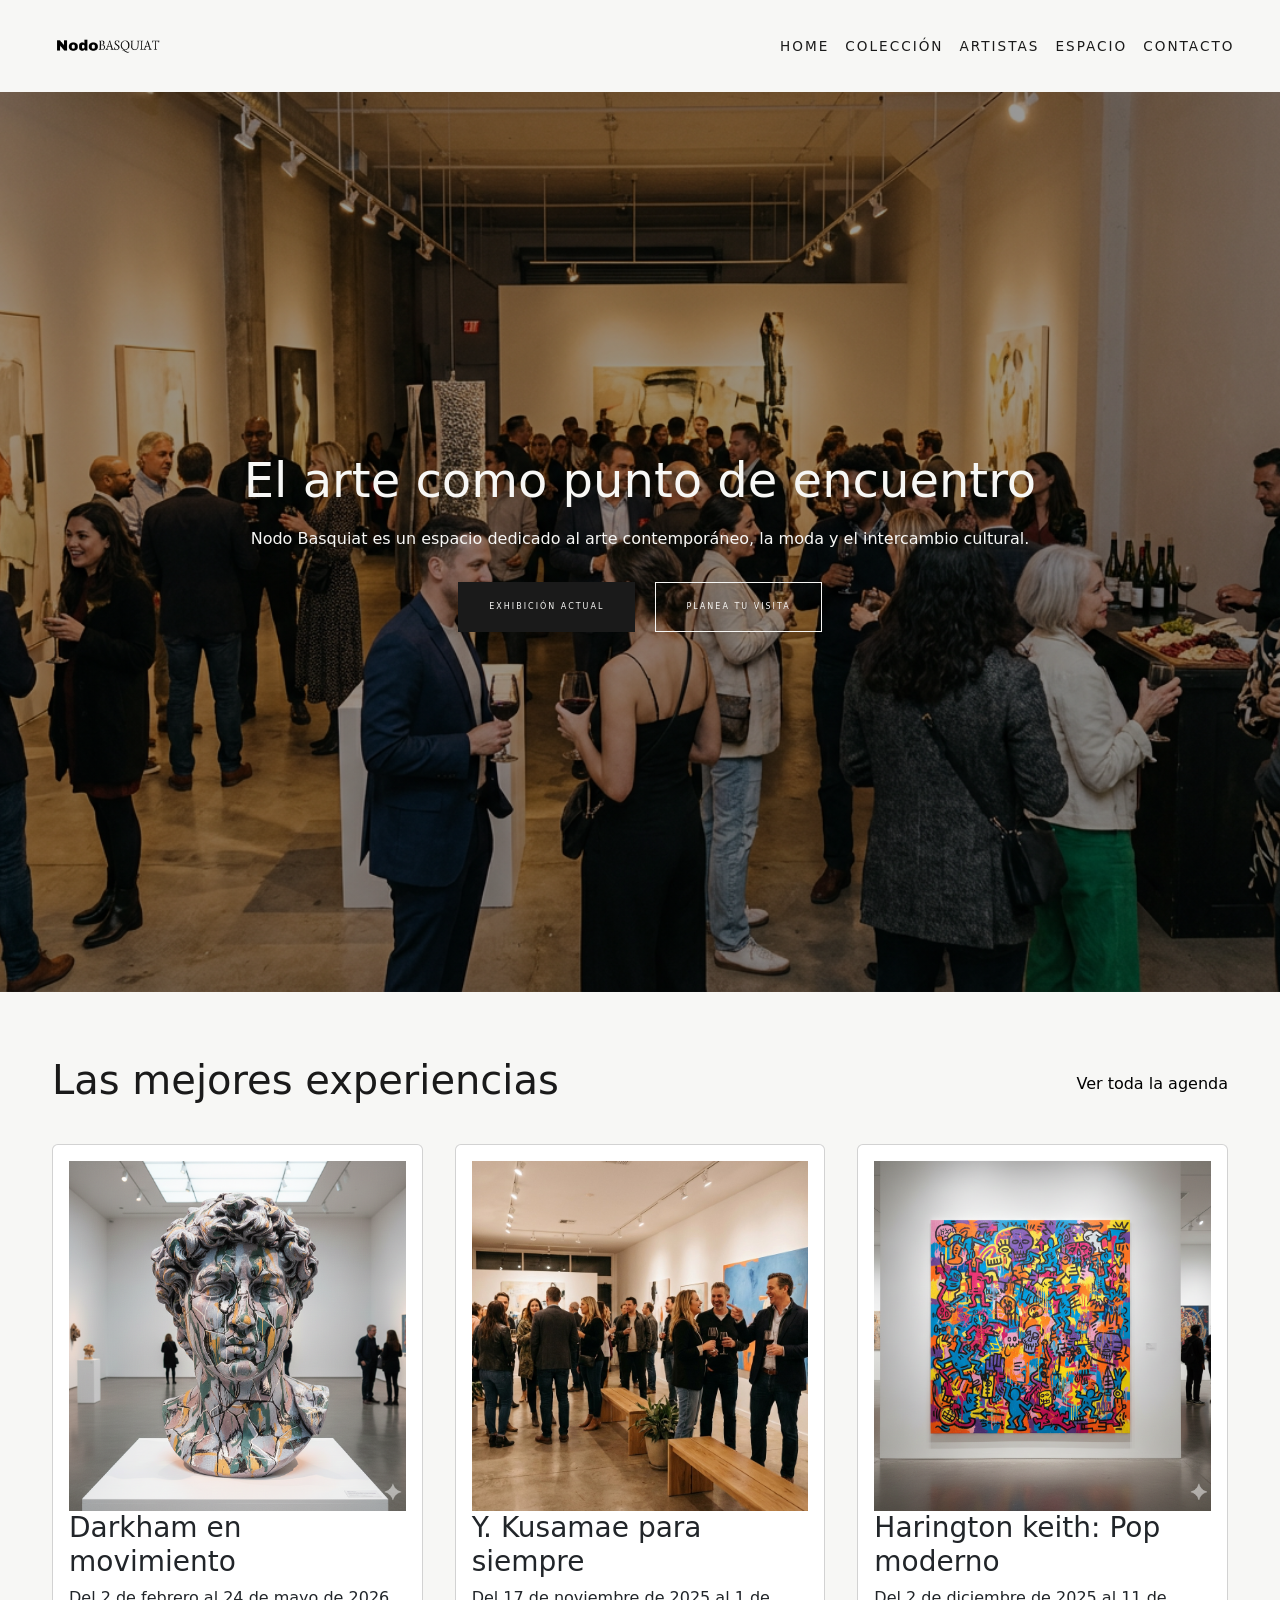
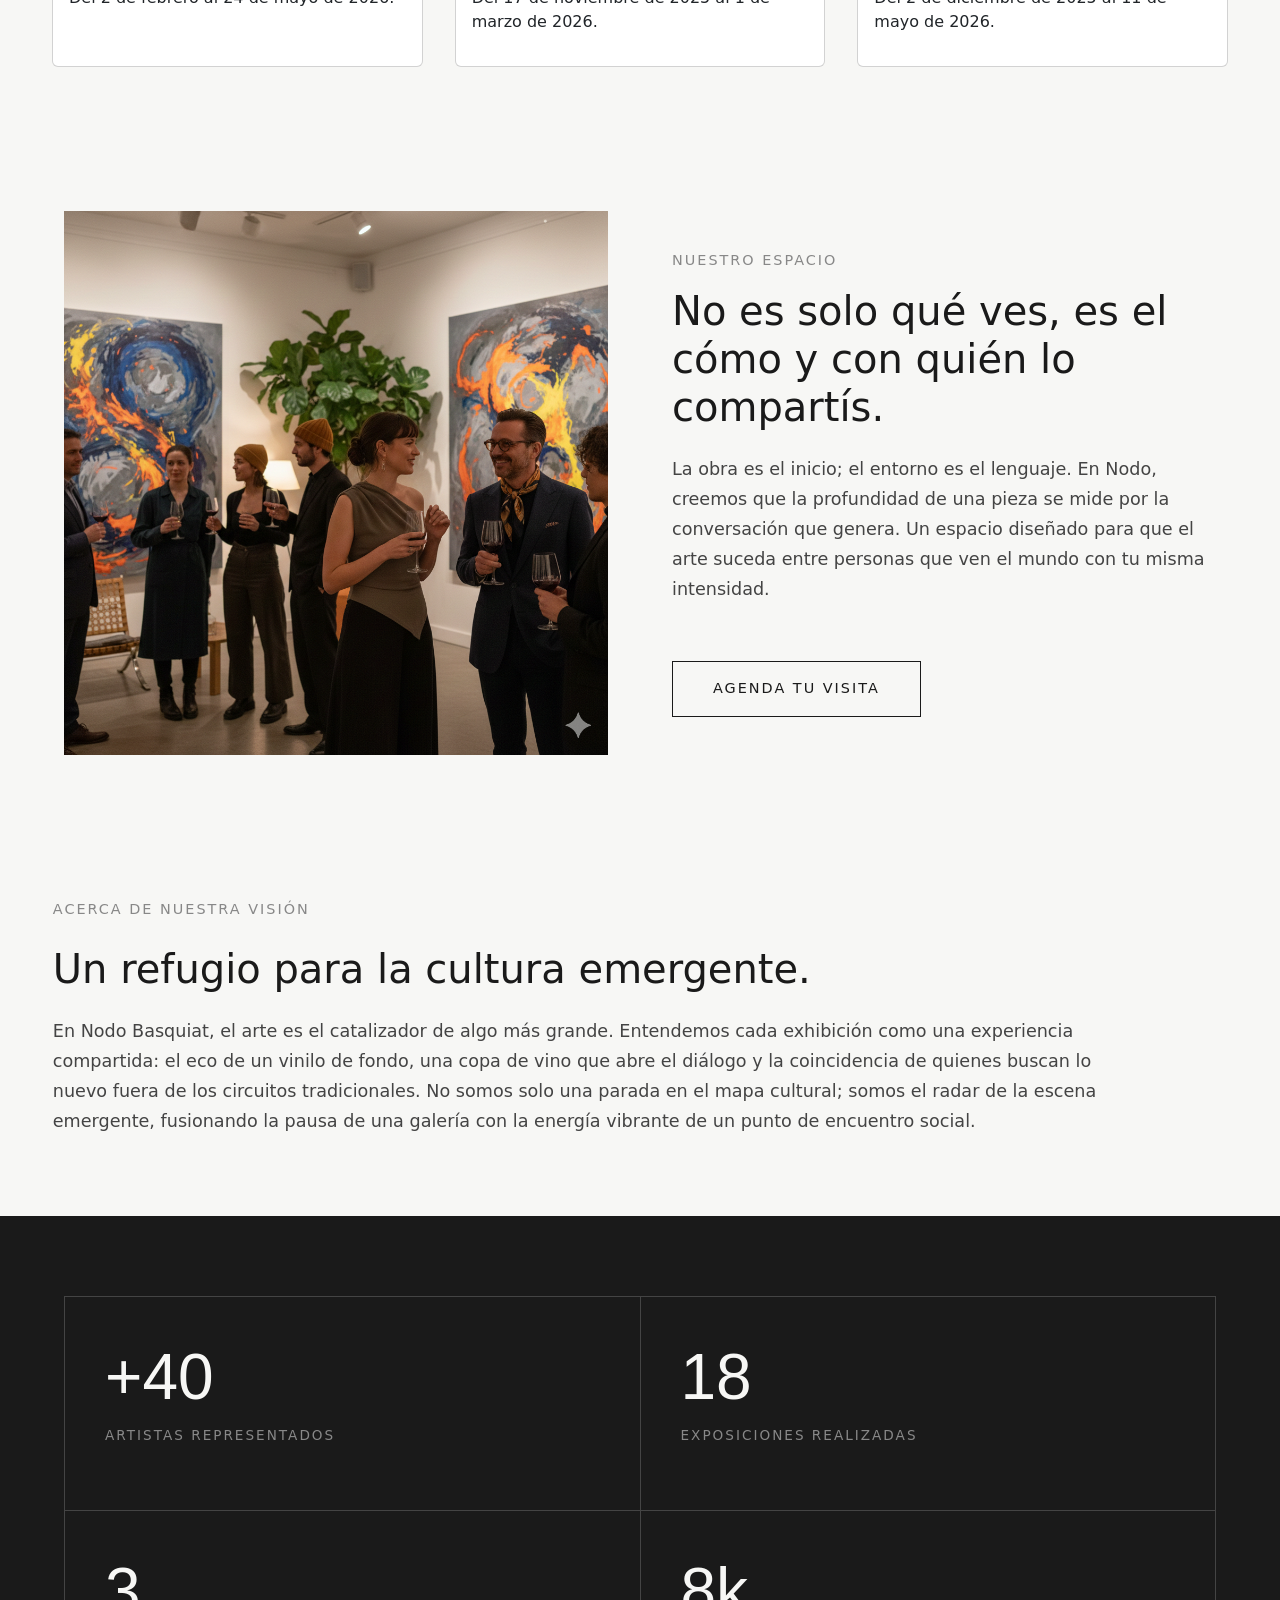
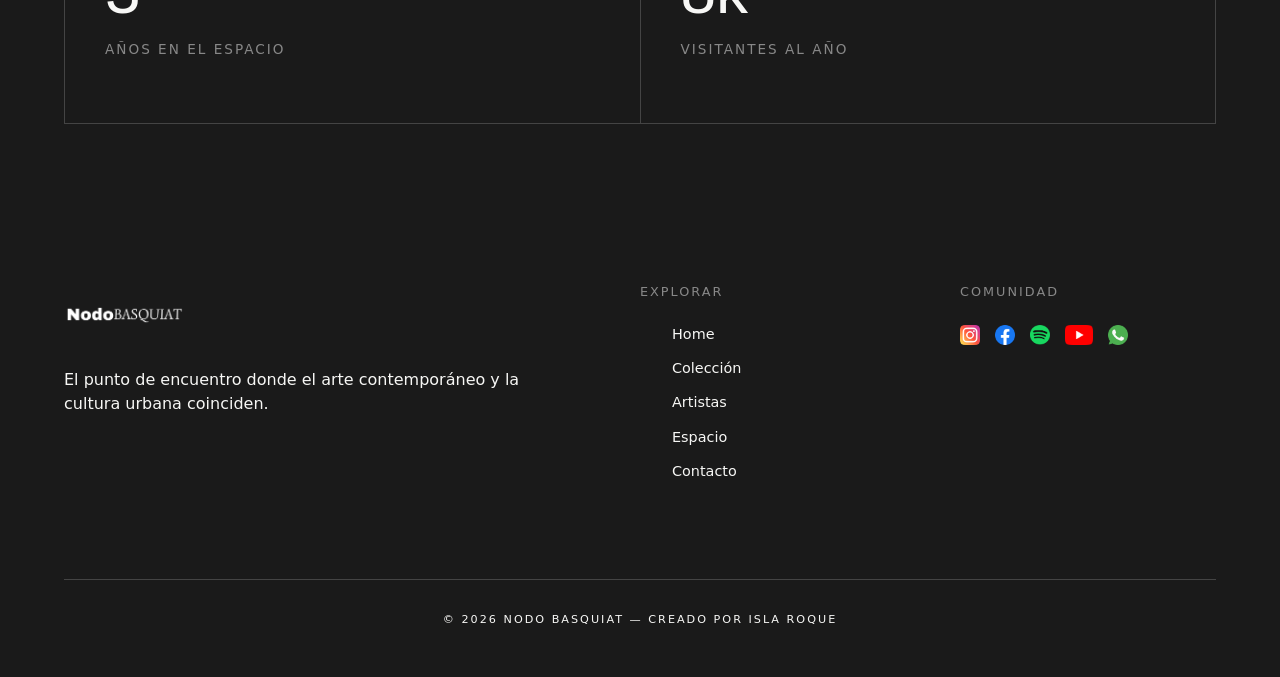
<file: index.html>
<!DOCTYPE html>
<html lang="es">

<head>
    <meta charset="UTF-8">
    <meta name="viewport" content="width=device-width, initial-scale=1.0">
    <title>Nodobasquiat - Home</title>
    <link href="https://cdn.jsdelivr.net/npm/bootstrap@5.3.8/dist/css/bootstrap.min.css" rel="stylesheet"
        integrity="sha384-sRIl4kxILFvY47J16cr9ZwB07vP4J8+LH7qKQnuqkuIAvNWLzeN8tE5YBujZqJLB" crossorigin="anonymous">
    <link rel="stylesheet" href="./styles/styles.css">
    <link rel="shortcut icon" href="./assets/favicon nodo.png" type="Logo noodobasquiat favicon">
    

    <meta name="description" content="NodoBasquiat: El punto de encuentro vibrante donde el arte contemporáneo y la cultura urbana convergen en A Coruña. Descubre exposiciones únicas y eventos exclusivos en el espacio más cool de Galicia.">
    <meta name="keywords" content="arte contemporáneo A Coruña, cultura urbana Galicia, galería de arte cool, espacio artístico vanguardista, eventos culturales exclusivos, NodoBasquiat">

    <meta name="owner" content="Isla Roque">
    <meta name="author" content="Isla Roque">
    

    <meta property="og:title" content="Nodobasquiat - Home" />
    <meta property="og:url" content="https://nicoleislar.github.io/Nodobasquiat/" />
    <meta property="og:image" content="https://raw.githubusercontent.com/Nicoleislar/Nodobasquiat/refs/heads/main/assets/logo%20footer1.png" />
    <meta property="og:description" content="NodoBasquiat: El punto de encuentro vibrante donde el arte contemporáneo y la cultura urbana convergen en A Coruña. Descubre exposiciones únicas y eventos exclusivos en el espacio más cool de Galicia." />
</head>

<body>
    <header>
            <nav class="navbar navbar-expand-lg w-100">
                <div class="container-fluid">
                    <a class="navbar-brand" href="./index.html">
                        <img src="./assets/logonodo.png" alt="NODO Basquiat - Galería de Arte" class="logo">
                    </a>

                    <button class="navbar-toggler" type="button" data-bs-toggle="collapse" data-bs-target="#navbarNav"
                        aria-controls="navbarNav" aria-expanded="false" aria-label="Toggle navigation">
                        <span class="navbar-toggler-icon"></span>
                    </button>

                    <div class="collapse navbar-collapse" id="navbarNav">
                        <ul class="navbar-nav ms-auto">
                            <li class="nav-item">
                                <a class="nav-link" href="./index.html">Home</a>
                            </li>
                            <li class="nav-item">
                                <a class="nav-link" href="./pages/coleccion.html">Colección</a>
                            </li>
                            <li class="nav-item">
                                <a class="nav-link" href="pages/artistas.html">Artistas</a>
                            </li>
                            <li class="nav-item">
                                <a class="nav-link" href="./pages/espacio.html">Espacio</a>
                            </li>
                            <li class="nav-item">
                                <a class="nav-link" href="./pages/contacto.html">Contacto</a>
                            </li>
                        </ul>
                    </div>
                </div>
            </nav>
    </header>


    <main>
        <section class="hero">
            <div class="hero-content">
                <h1>El arte como punto de encuentro</h1>
                <p>
                    Nodo Basquiat es un espacio dedicado al arte contemporáneo,
                    la moda y el intercambio cultural.
                </p>
                <div class="hero-btn">
                    <a href="./pages/coleccion.html" class="btn-hero1">Exhibición actual</a>
                    <a href="./pages/contacto.html" class="btn-hero2">Planea tu visita</a>
                </div>
            </div>
        </section>

        <section class="exhibiciones">
            <div class="container">
                <div class="exhibiciones-header">
                    <h2>Las mejores experiencias</h2>
                    <a href="./pages/coleccion.html" class="boton-coleccion">Ver toda la agenda</a>
                </div>

                <div class="grid-exhibiciones">

                    <article class="card">
                        <img src="./assets/inspo_arsham_Darkham.png" alt="Exposición Darkham en movimiento">
                        <h3>Darkham en movimiento</h3>
                        <p>Del 2 de febrero al 24 de mayo de 2026.</p>
                    </article>

                    <article class="card">
                        <img src="./assets/galeria2.png" alt="Exposición Y.Kusamae para siempre">
                        <h3>Y. Kusamae para siempre</h3>
                        <p>Del 17 de noviembre de 2025 al 1 de marzo de 2026.</p>
                    </article>

                    <article class="card">
                        <img src="./assets/inspo_HaringBasquiat_J Harington.png"
                            alt="Exposición Harington keith">
                        <h3>Harington keith: Pop moderno</h3>
                        <p>Del 2 de diciembre de 2025 al 11 de mayo de 2026.</p>
                    </article>

                </div> 
            </div> 
        </section>


        <section class="espacio">
            <div class="espacio-container">
                <div class="espacio-foto">
                    <img src="./assets/galeria3.png" alt="Galeria de arte Nodobasquiat">
                </div>
                <div class="espacio-texto">
                    <span class="pre-titulo">Nuestro Espacio</span>
                    <h2>No es solo qué ves, es el cómo y con quién lo compartís.</h2>
                    <p>La obra es el inicio; el entorno es el lenguaje. En Nodo, creemos que la profundidad de una pieza
                        se mide por la conversación que genera. Un espacio diseñado para que el arte suceda entre
                        personas que ven el mundo con tu misma intensidad.</p>
                    <a href="./pages/contacto.html" class="boton-agenda">Agenda tu visita</a>
                </div>
            </div>
        </section>


        <section class="about">
                <div class="about-container">
                    <span class="pre-titulo">Acerca de nuestra visión</span>
                    <h2 class="about-t">Un refugio para la cultura emergente.</h2>
                    <p class="about-p">En Nodo Basquiat, el arte es el catalizador de algo más grande. Entendemos cada exhibición como una experiencia compartida: el eco de un vinilo de fondo, una copa de vino que abre el diálogo y la coincidencia de quienes buscan lo nuevo fuera de los circuitos tradicionales.
                        
                        No somos solo una parada en el mapa cultural; somos el radar de la escena emergente, fusionando la pausa de una galería con la energía vibrante de un punto de encuentro social.</p>
                </div>
        </section>


        <section class="estad">
            <div class="estad-container">
                <article class="estad-icono">
                    <span class="estad-num">+40</span>
                    <p class="estad-desc">Artistas representados</p>
                </article>
                <article class="estad-icono">
                    <span class="estad-num">18</span>
                    <p class="estad-desc">Exposiciones realizadas</p>
                </article>
                <article class="estad-icono">
                    <span class="estad-num">3</span>
                    <p class="estad-desc">Años en el espacio</p>
                </article>
                <article class="estad-icono">
                    <span class="estad-num">8k</span>
                    <p class="estad-desc">Visitantes al año</p>
                </article>
            </div>
        </section>


    </main>


        <footer class="footer">
            <div class="footer-grid">
                <div class="footer-col">
                    <img src="./assets/logo footer1.png" alt="NODO Basquiat - Galería de Arte" class="footer-logo">
                    <p>El punto de encuentro donde el arte contemporáneo y la cultura urbana coinciden.</p>
                </div>
                <div class="footer-col">
                    <h4>Explorar</h4>
                    <nav>
                        <ul>
                            <li><a href="../index.html">Home</a></li>
                            <li><a href="../pages/coleccion.html">Colección</a></li>
                            <li><a href="../pages/artistas.html">Artistas</a></li>
                            <li><a href="../pages/espacio.html">Espacio</a></li>
                            <li><a href="../pages/contacto.html">Contacto</a></li>
                        </ul>
                    </nav>
                </div>
                <div class="footer-col">
                    <h4>Comunidad</h4>
                    <div class="footer-socials">
                        <nav>
                            <ul>
                                <li>
                                    <a href="https://www.instagram.com/"><img src="./assets/logosrs/instagram.png" alt="IG"></a>
                                </li>
                                <li>
                                    <a href="https://www.facebook.com/"><img src="./assets/logosrs/facebook.png" alt="FB"></a>
                                </li>
                                <li>
                                    <a href="https://open.spotify.com/intl-es"><img src="./assets/logosrs/spotify.png" alt="SP"></a>
                                </li>
                                <li>
                                    <a href="https://www.youtube.com/"><img src="./assets/logosrs/yt.png" alt="YT"></a>
                                </li>
                                <li>
                                    <a href="https://web.whatsapp.com/"><img src="./assets/logosrs/whatsapp.png" alt="WA"></a>
                                </li>
                            </ul>
                        </nav>
                    </div>
                </div>
            </div>
            <div class="footer-legal">
                <p>© 2026 NODO BASQUIAT — CREADO POR ISLA ROQUE</p>
            </div>
        </footer>

    <script src="https://cdn.jsdelivr.net/npm/bootstrap@5.3.8/dist/js/bootstrap.bundle.min.js"
        integrity="sha384-FKyoEForCGlyvwx9Hj09JcYn3nv7wiPVlz7YYwJrWVcXK/BmnVDxM+D2scQbITxI"
        crossorigin="anonymous"></script>
</body>

</html>
</file>
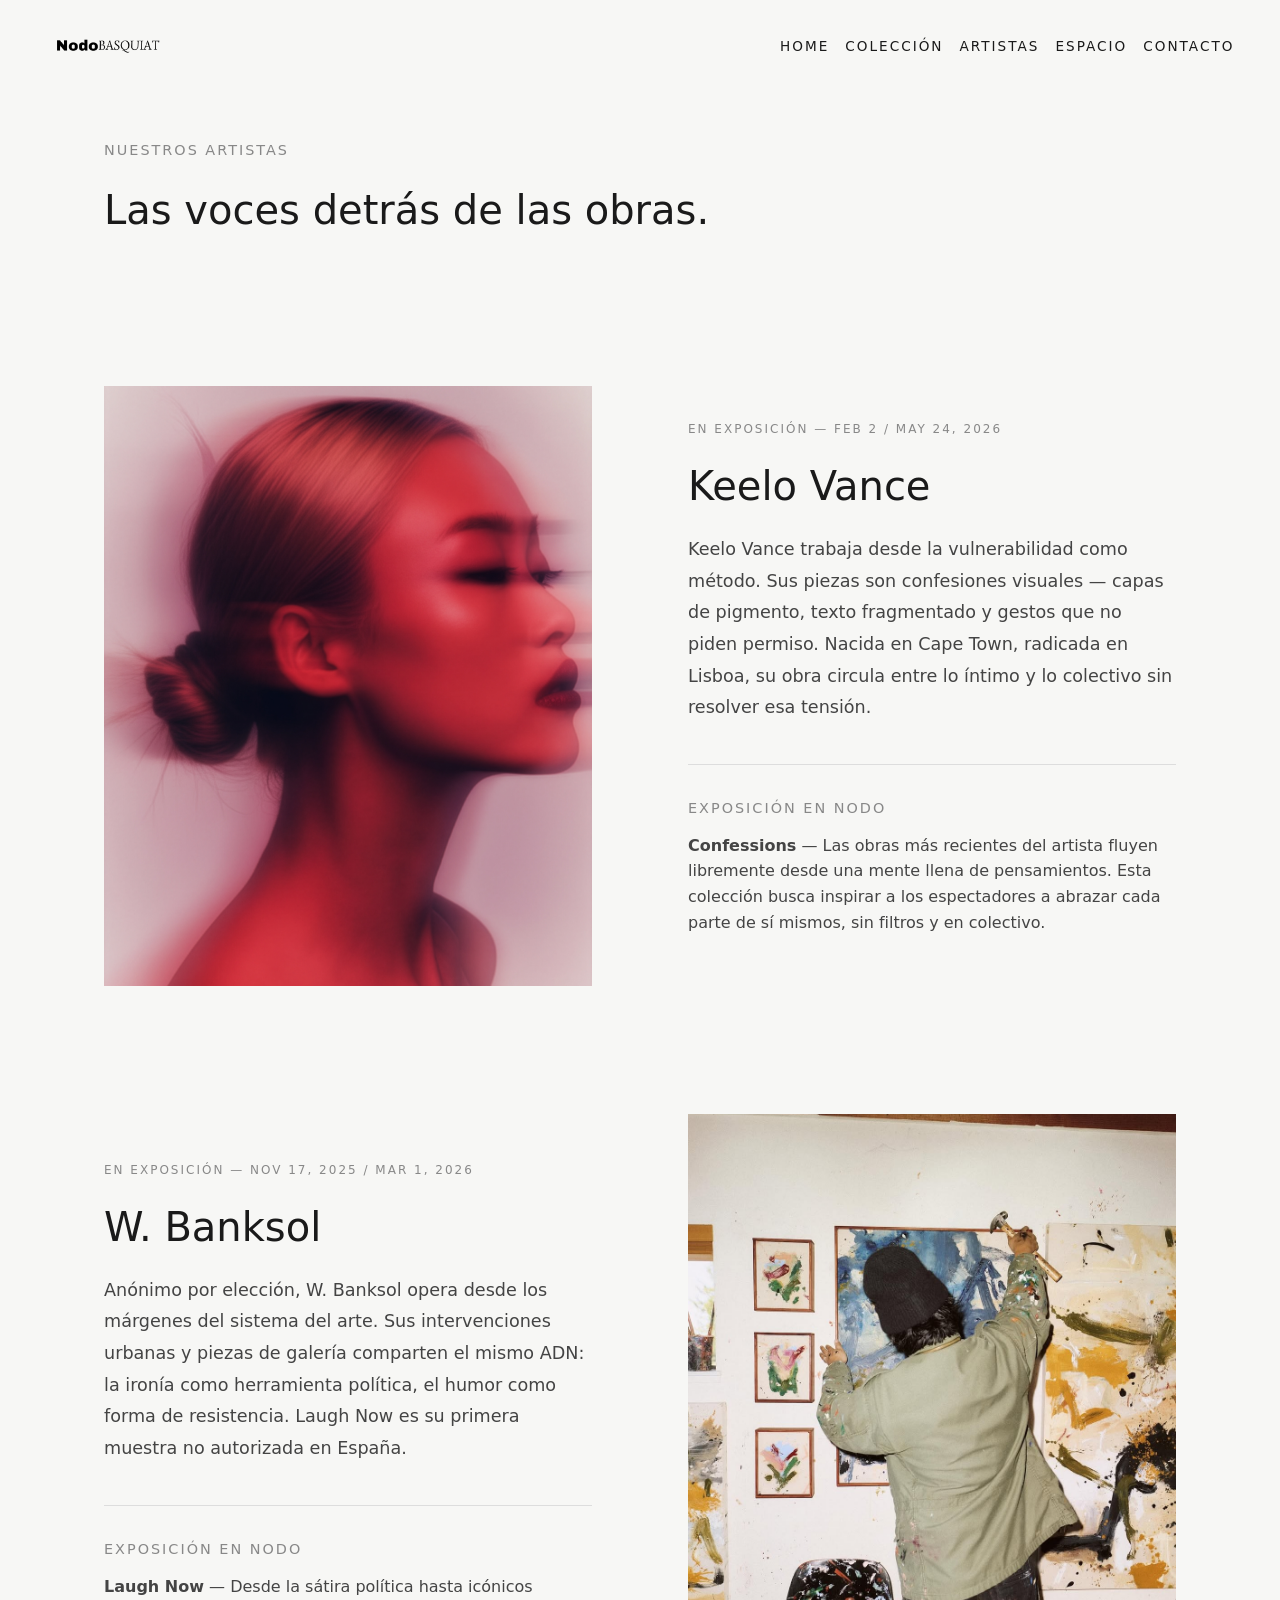
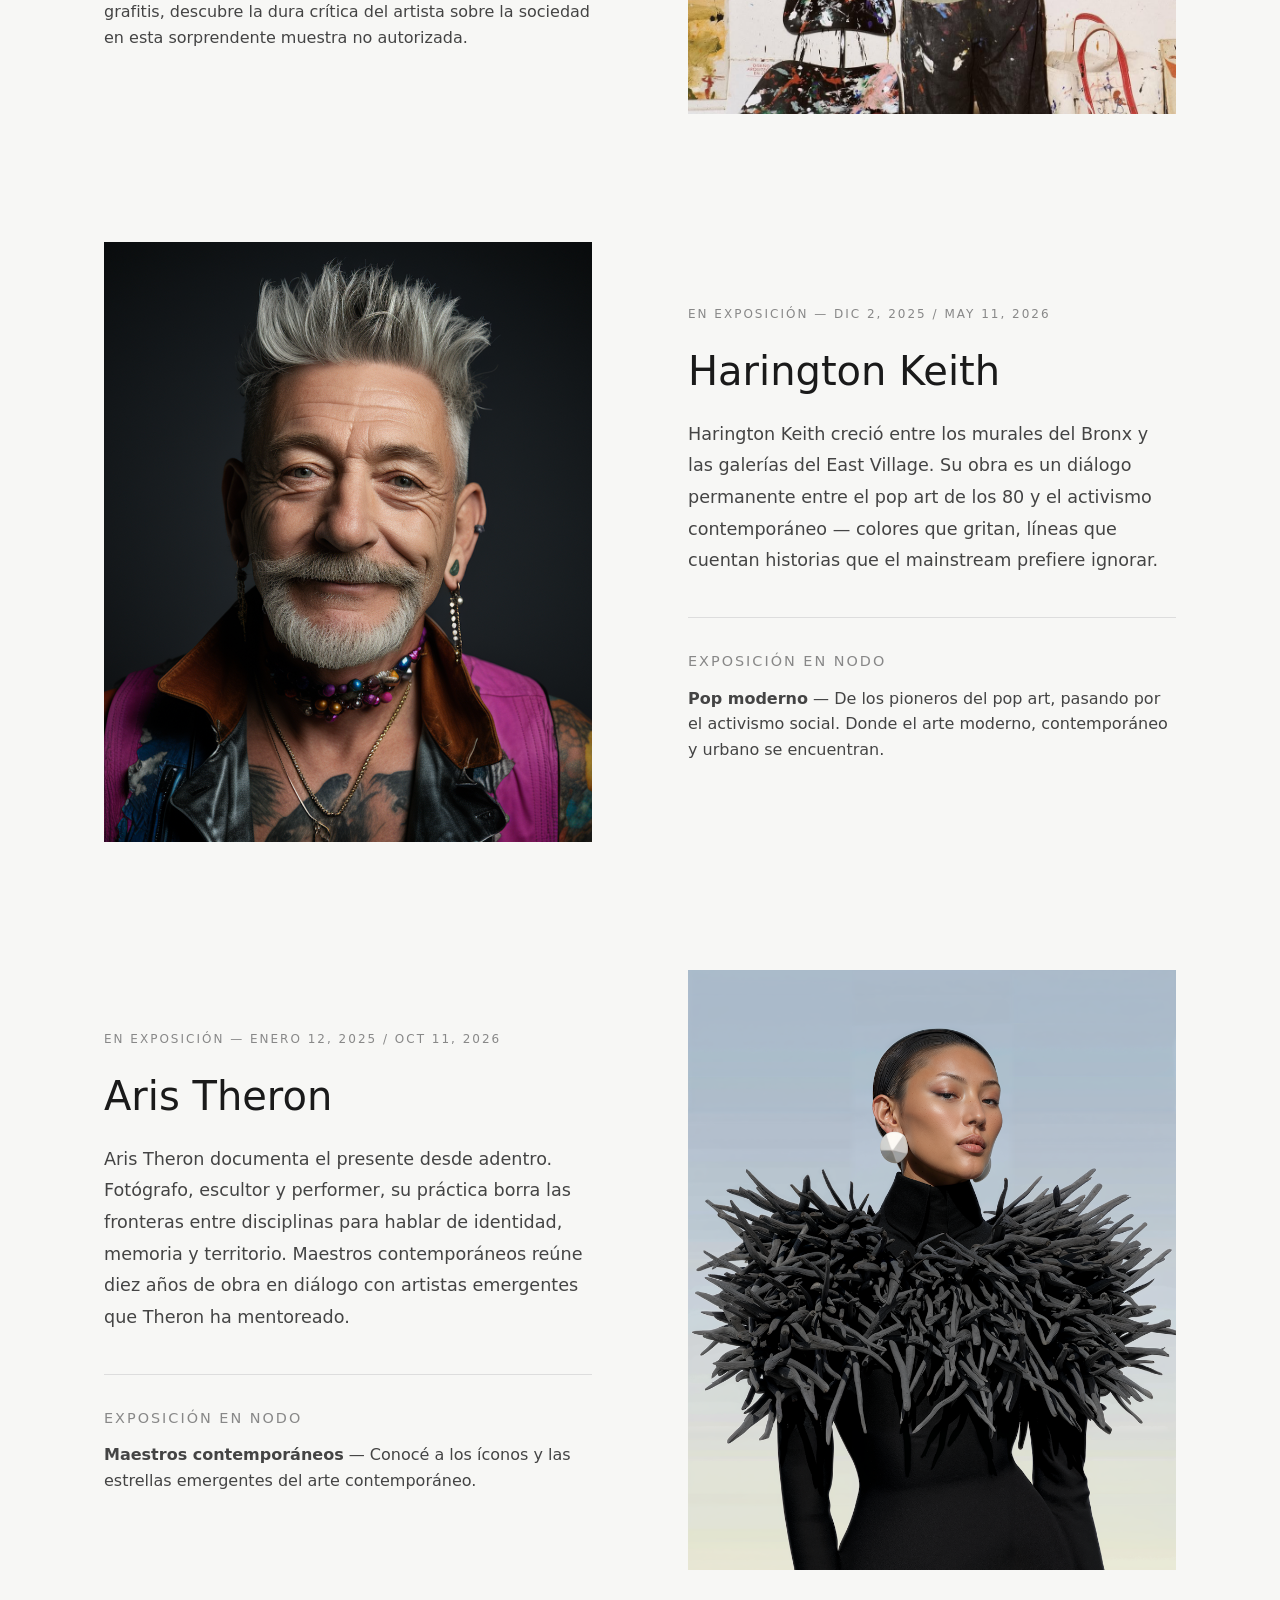
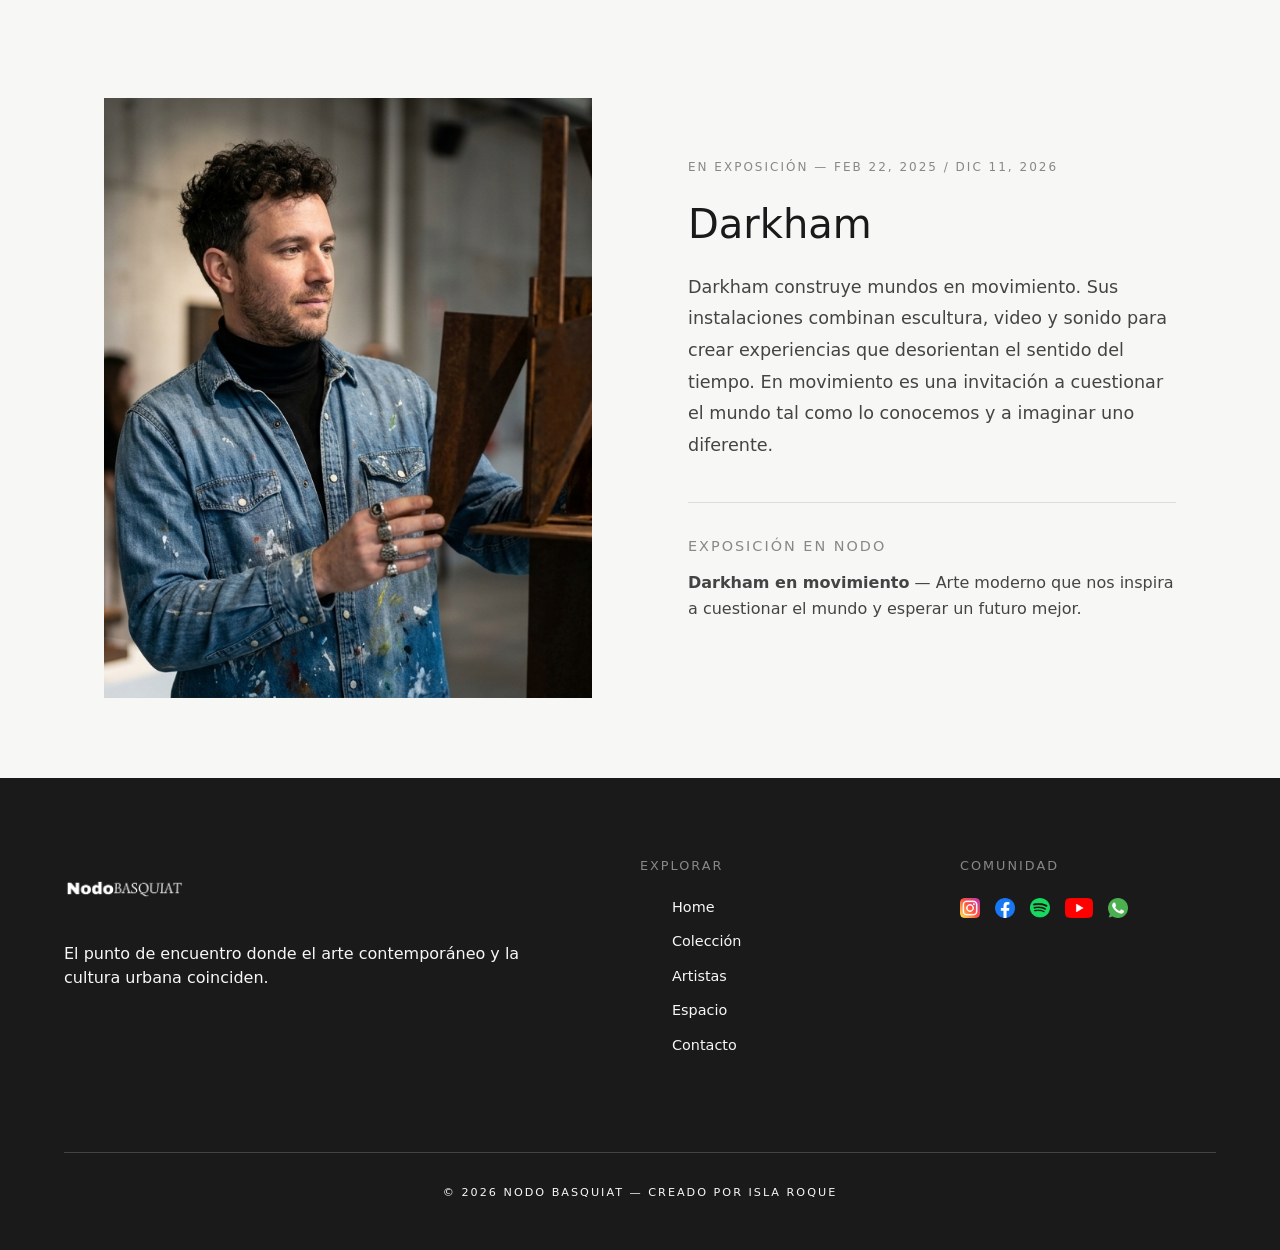
<file: pages/artistas.html>
<!DOCTYPE html>
<html lang="es">
<head>
    <meta charset="UTF-8">
    <meta name="viewport" content="width=device-width, initial-scale=1.0">
    <title>Nodobasquiat - Artistas</title>
    <link href="https://cdn.jsdelivr.net/npm/bootstrap@5.3.8/dist/css/bootstrap.min.css" rel="stylesheet"
        integrity="sha384-sRIl4kxILFvY47J16cr9ZwB07vP4J8+LH7qKQnuqkuIAvNWLzeN8tE5YBujZqJLB" crossorigin="anonymous">
    <link rel="stylesheet" href="../styles/styles.css">
    <link rel="shortcut icon" href="../assets/favicon nodo.png" type="Logo noodobasquiat favicon">

    <meta name="description" content="Conoce a los artistas que dan vida a NodoBasquiat. Descubre el talento emergente y consolidado que define el arte contemporáneo y la cultura urbana más auténtica en A Coruña.">
    <meta name="keywords" content="artistas arte contemporáneo, talento emergente Galicia, comunidad artística A Coruña, creadores urbanos, arte de vanguardia">

    <meta name="owner" content="Isla Roque">
    <meta name="author" content="Isla Roque">

    <meta property="og:title" content="Nodobasquiat - Artistas" />
    <meta property="og:url" content="https://nicoleislar.github.io/Nodobasquiat/" />
    <meta property="og:image" content="https://raw.githubusercontent.com/Nicoleislar/Nodobasquiat/refs/heads/main/assets/logo%20footer1.png" />
    <meta property="og:description" content="Conoce a los artistas que dan vida a NodoBasquiat. Descubre el talento emergente y consolidado que define el arte contemporáneo y la cultura urbana más auténtica en A Coruña." />
</head>
<body>
    <header>
        <nav class="navbar navbar-expand-lg w-100">
            <div class="container-fluid">
                <a class="navbar-brand" href="../index.html">
                    <img src="../assets/logonodo.png" alt="NODO Basquiat" class="logo">
                </a>
                <button class="navbar-toggler" type="button" data-bs-toggle="collapse" data-bs-target="#navbarNav"
                    aria-controls="navbarNav" aria-expanded="false" aria-label="Toggle navigation">
                    <span class="navbar-toggler-icon"></span>
                </button>
                <div class="collapse navbar-collapse" id="navbarNav">
                    <ul class="navbar-nav ms-auto">
                        <li class="nav-item"><a class="nav-link" href="../index.html">Home</a></li>
                        <li class="nav-item"><a class="nav-link" href="../pages/coleccion.html">Colección</a></li>
                        <li class="nav-item"><a class="nav-link" href="../pages/artistas.html">Artistas</a></li>
                        <li class="nav-item"><a class="nav-link" href="../pages/espacio.html">Espacio</a></li>
                        <li class="nav-item"><a class="nav-link" href="../pages/contacto.html">Contacto</a></li>
                    </ul>
                </div>
            </div>
        </nav>
    </header>

    <main>

        <section class="artistas-hero">
            <p class="pre-titulo">Nuestros artistas</p>
            <h2 class="artistas-h2">Las voces detrás de las obras.</h2>
        </section>

        <section class="artistas-lista">
            <article class="artista-perfil">
                <div class="artista-img">
                    <img src="../assets/keelo vans artista2.png" alt="Keelo Vance">
                </div>
                <div class="artista-info">
                    <span class="artista-tag">En exposición — Feb 2 / May 24, 2026</span>
                    <h2>Keelo Vance</h2>
                    <p class="artista-bio">Keelo Vance trabaja desde la vulnerabilidad como método. Sus piezas son confesiones visuales — capas de pigmento, texto fragmentado y gestos que no piden permiso. Nacida en Cape Town, radicada en Lisboa, su obra circula entre lo íntimo y lo colectivo sin resolver esa tensión.</p>
                    <div class="artista-obra">
                        <p class="pre-titulo">Exposición en Nodo</p>
                        <p><strong>Confessions</strong> — Las obras más recientes del artista fluyen libremente desde una mente llena de pensamientos. Esta colección busca inspirar a los espectadores a abrazar cada parte de sí mismos, sin filtros y en colectivo.</p>
                        
                    </div>
                </div>
            </article>

            <article class="artista-perfil artista-invertido">
                <div class="artista-img">
                    <img src="../assets/banksol.png" alt="W. Banksol">
                </div>
                <div class="artista-info">
                    <span class="artista-tag">En exposición — Nov 17, 2025 / Mar 1, 2026</span>
                    <h2>W. Banksol</h2>
                    <p class="artista-bio">Anónimo por elección, W. Banksol opera desde los márgenes del sistema del arte. Sus intervenciones urbanas y piezas de galería comparten el mismo ADN: la ironía como herramienta política, el humor como forma de resistencia. Laugh Now es su primera muestra no autorizada en España.</p>
                    <div class="artista-obra">
                        <p class="pre-titulo">Exposición en Nodo</p>
                        <p><strong>Laugh Now</strong> — Desde la sátira política hasta icónicos grafitis, descubre la dura crítica del artista sobre la sociedad en esta sorprendente muestra no autorizada.</p>
                    </div>
                </div>
            </article>

            <article class="artista-perfil">
                <div class="artista-img">
                    <img src="../assets/artista5.png" alt="Harington Keith">
                </div>
                <div class="artista-info">
                    <span class="artista-tag">En exposición — Dic 2, 2025 / May 11, 2026</span>
                    <h2>Harington Keith</h2>
                    <p class="artista-bio">Harington Keith creció entre los murales del Bronx y las galerías del East Village. Su obra es un diálogo permanente entre el pop art de los 80 y el activismo contemporáneo — colores que gritan, líneas que cuentan historias que el mainstream prefiere ignorar.</p>
                    <div class="artista-obra">
                        <p class="pre-titulo">Exposición en Nodo</p>
                        <p><strong>Pop moderno</strong> — De los pioneros del pop art, pasando por el activismo social. Donde el arte moderno, contemporáneo y urbano se encuentran.</p>
                    </div>
                </div>
            </article>

            <article class="artista-perfil artista-invertido">
                <div class="artista-img">
                    <img src="../assets/artista1.png" alt="Aris Theron">
                </div>
                <div class="artista-info">
                    <span class="artista-tag">En exposición — Enero 12, 2025 / Oct 11, 2026</span>
                    <h2>Aris Theron</h2>
                    <p class="artista-bio">Aris Theron documenta el presente desde adentro. Fotógrafo, escultor y performer, su práctica borra las fronteras entre disciplinas para hablar de identidad, memoria y territorio. Maestros contemporáneos reúne diez años de obra en diálogo con artistas emergentes que Theron ha mentoreado.</p>
                    <div class="artista-obra">
                        <p class="pre-titulo">Exposición en Nodo</p>
                        <p><strong>Maestros contemporáneos</strong> — Conocé a los íconos y las estrellas emergentes del arte contemporáneo.</p>
                    </div>
                </div>
            </article>

            <article class="artista-perfil">
                <div class="artista-img">
                    <img src="../assets/artista4.png" alt="Darkham">
                </div>
                <div class="artista-info">
                    <span class="artista-tag">En exposición — Feb 22, 2025 / Dic 11, 2026</span>
                    <h2>Darkham</h2>
                    <p class="artista-bio">Darkham construye mundos en movimiento. Sus instalaciones combinan escultura, video y sonido para crear experiencias que desorientan el sentido del tiempo. En movimiento es una invitación a cuestionar el mundo tal como lo conocemos y a imaginar uno diferente.</p>
                    <div class="artista-obra">
                        <p class="pre-titulo">Exposición en Nodo</p>
                        <p><strong>Darkham en movimiento</strong> — Arte moderno que nos inspira a cuestionar el mundo y esperar un futuro mejor.</p>
                    </div>
                </div>
            </article>

        </section>

    </main>

    <footer class="footer">
        <div class="footer-grid">
            <div class="footer-col">
                <img src="../assets/logo footer1.png" alt="NODO Basquiat" class="footer-logo">
                <p>El punto de encuentro donde el arte contemporáneo y la cultura urbana coinciden.</p>
            </div>
            <div class="footer-col">
                <h4>Explorar</h4>
                <nav>
                    <ul>
                        <li><a href="../index.html">Home</a></li>
                        <li><a href="../pages/coleccion.html">Colección</a></li>
                        <li><a href="../pages/artistas.html">Artistas</a></li>
                        <li><a href="../pages/espacio.html">Espacio</a></li>
                        <li><a href="../pages/contacto.html">Contacto</a></li>
                    </ul>
                </nav>
            </div>
            <div class="footer-col">
                <h4>Comunidad</h4>
                <div class="footer-socials">
                    <nav>
                        <ul>
                            <li><a href="https://www.instagram.com/"><img src="../assets/logosrs/instagram.png" alt="IG"></a></li>
                            <li><a href="https://www.facebook.com/"><img src="../assets/logosrs/facebook.png" alt="FB"></a></li>
                            <li><a href="https://open.spotify.com/intl-es"><img src="../assets/logosrs/spotify.png" alt="SP"></a></li>
                            <li><a href="https://www.youtube.com/"><img src="../assets/logosrs/yt.png" alt="YT"></a></li>
                            <li><a href="https://web.whatsapp.com/"><img src="../assets/logosrs/whatsapp.png" alt="WA"></a></li>
                        </ul>
                    </nav>
                </div>
            </div>
        </div>
        <div class="footer-legal">
            <p>© 2026 NODO BASQUIAT — CREADO POR ISLA ROQUE</p>
        </div>
    </footer>

    <script src="https://cdn.jsdelivr.net/npm/bootstrap@5.3.8/dist/js/bootstrap.bundle.min.js"
        integrity="sha384-FKyoEForCGlyvwx9Hj09JcYn3nv7wiPVlz7YYwJrWVcXK/BmnVDxM+D2scQbITxI"
        crossorigin="anonymous"></script>
</body>
</html>
</file>
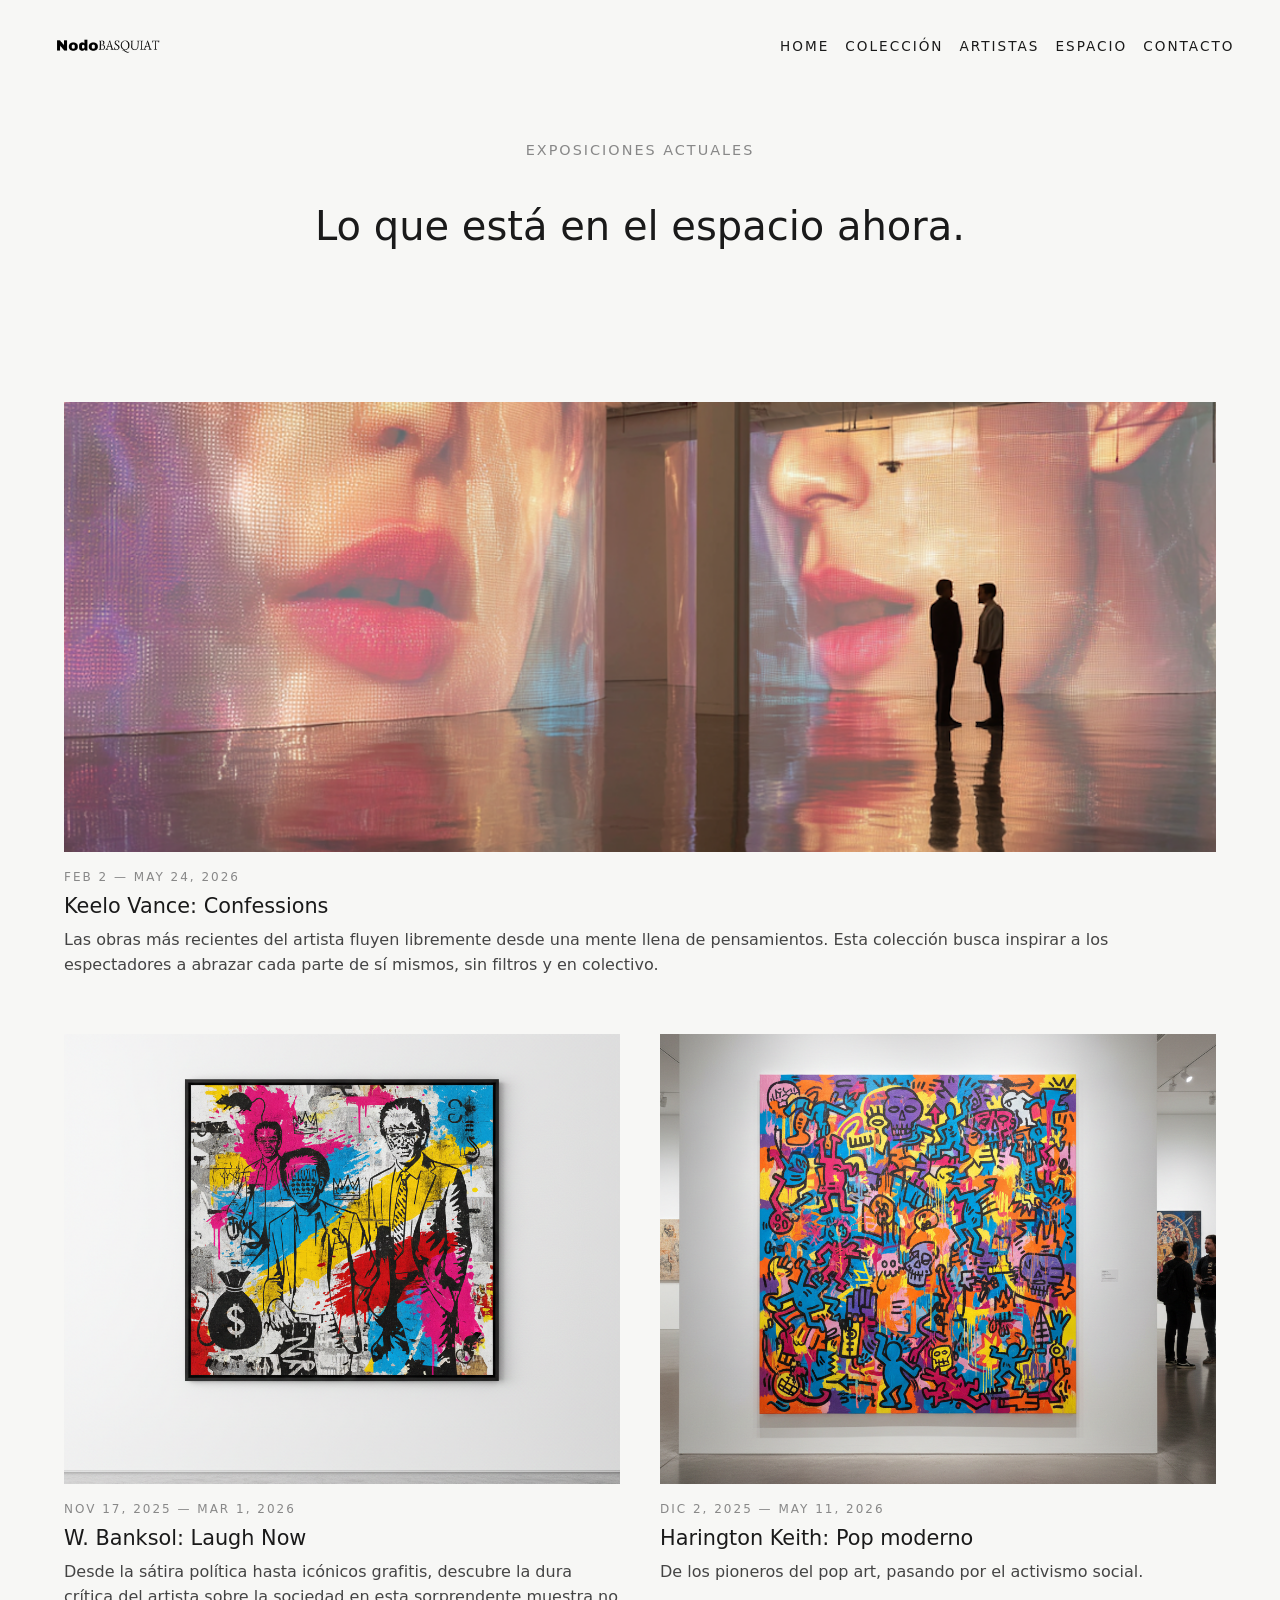
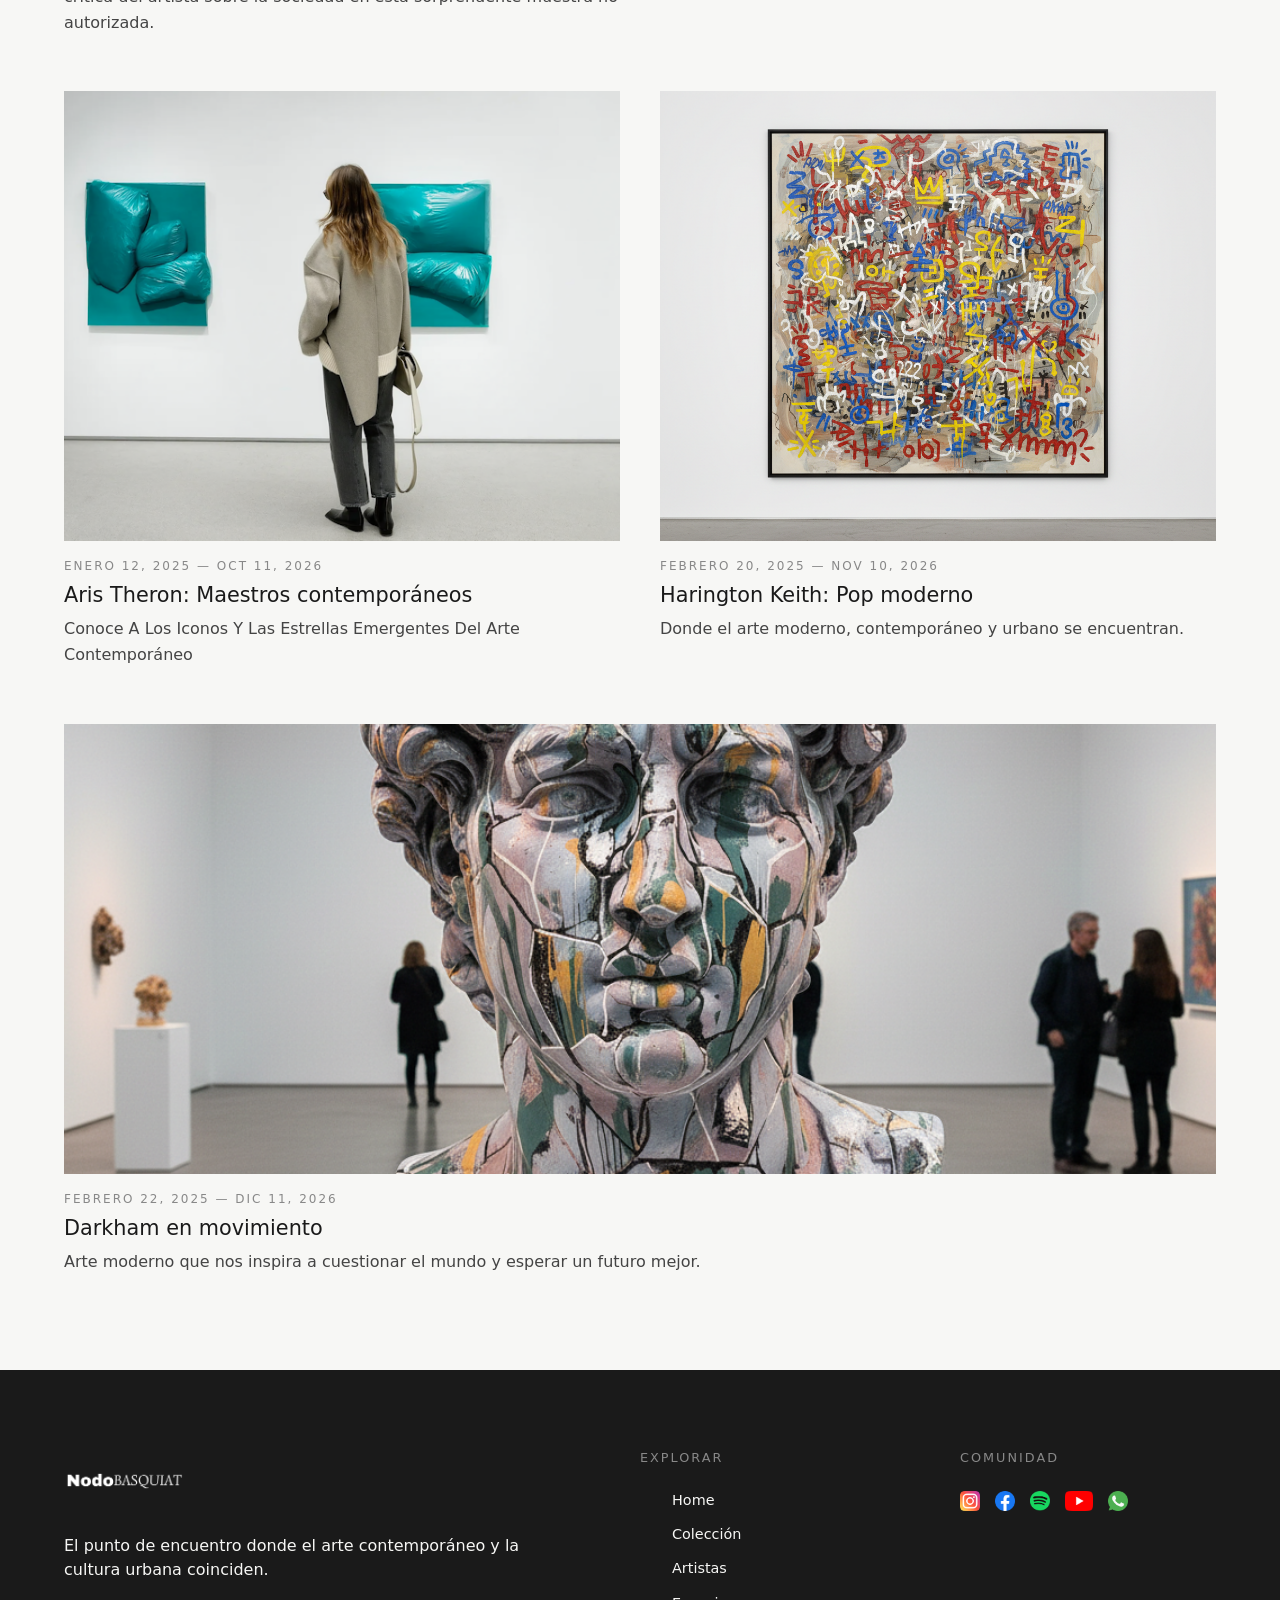
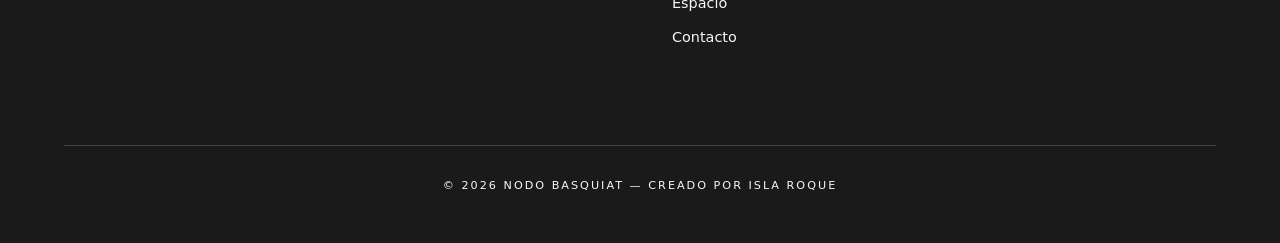
<file: pages/coleccion.html>
<!DOCTYPE html>
<html lang="es">
<head>
    <meta charset="UTF-8">
    <meta name="viewport" content="width=device-width, initial-scale=1.0">
    <title>Nodobasquiat - Coleccion</title>
    <link href="https://cdn.jsdelivr.net/npm/bootstrap@5.3.8/dist/css/bootstrap.min.css" rel="stylesheet"
        integrity="sha384-sRIl4kxILFvY47J16cr9ZwB07vP4J8+LH7qKQnuqkuIAvNWLzeN8tE5YBujZqJLB" crossorigin="anonymous">
    <link rel="stylesheet" href="../styles/styles.css">
    <link rel="shortcut icon" href="../assets/favicon nodo.png" type="Logo noodobasquiat favicon">

    <meta name="description" content="Explora la colección de NodoBasquiat en A Coruña. Una selección curada de arte contemporáneo vibrante y vanguardia urbana que desafía lo convencional. Vive el arte de una forma nueva.">
    <meta name="keywords" content="colección arte contemporáneo, curaduría arte urbano, vanguardia artística A Coruña, obras de arte modernas, artistas emergentes Galicia">

    <meta name="owner" content="Isla Roque">
    <meta name="author" content="Isla Roque">

    <meta property="og:title" content="Nodobasquiat - Coleccion" />
    <meta property="og:url" content="https://nicoleislar.github.io/Nodobasquiat/" />
    <meta property="og:image" content="https://raw.githubusercontent.com/Nicoleislar/Nodobasquiat/refs/heads/main/assets/logo%20footer1.png" />
    <meta property="og:description" content="Explora la colección de NodoBasquiat en A Coruña. Una selección curada de arte contemporáneo vibrante y vanguardia urbana que desafía lo convencional. Vive el arte de una forma nueva." />
</head>
<body>
    <header>
            <nav class="navbar navbar-expand-lg w-100">
                <div class="container-fluid">
                    <a class="navbar-brand" href="../index.html">
                        <img src="../assets/logonodo.png" alt="NODO Basquiat - Galería de Arte" class="logo">
                    </a>

                    <button class="navbar-toggler" type="button" data-bs-toggle="collapse" data-bs-target="#navbarNav"
                        aria-controls="navbarNav" aria-expanded="false" aria-label="Toggle navigation">
                        <span class="navbar-toggler-icon"></span>
                    </button>

                    <div class="collapse navbar-collapse" id="navbarNav">
                        <ul class="navbar-nav ms-auto">
                            <li class="nav-item">
                                <a class="nav-link" href="../index.html">Home</a>
                            </li>
                            <li class="nav-item">
                                <a class="nav-link" href="../pages/coleccion.html">Colección</a>
                            </li>
                            <li class="nav-item">
                                <a class="nav-link" href="../pages/artistas.html">Artistas</a>
                            </li>
                            <li class="nav-item">
                                <a class="nav-link" href="../pages/espacio.html">Espacio</a>
                            </li>
                            <li class="nav-item">
                                <a class="nav-link" href="../pages/contacto.html">Contacto</a>
                            </li>
                        </ul>
                    </div>
                </div>
            </nav>
    </header>

        <main>

        
        <section class="coleccion-hero">
            <p class="pre-titulo">Exposiciones actuales</p>
            <h2 class="collecion-h2">Lo que está en el espacio ahora.</h2>
        </section>


        <section class="coleccion">
            <div class="coleccion-grid">

                <article class="coleccion-card1">
                    <div class="coleccion-img">
                        <img src="../assets/Kaelo Vance.png" alt="Keelo Vance: Confessions">
                    </div>
                    <div class="coleccion-info">
                        <span class="coleccion-fecha">Feb 2 — May 24, 2026</span>
                        <h2>Keelo Vance: Confessions</h2>
                        <p>Las obras más recientes del artista fluyen libremente desde una mente llena de pensamientos. Esta colección busca inspirar a los espectadores a abrazar cada parte de sí mismos, sin filtros y en colectivo.</p>
                    </div>
                </article>

                <article class="coleccion-card2">
                    <div class="coleccion-img">
                        <img src="../assets/inspo_BanksyWarhol_WBanksol.png" alt="W. Banksol: Laugh Now">
                    </div>
                    <div class="coleccion-info">
                        <span class="coleccion-fecha">Nov 17, 2025 — Mar 1, 2026</span>
                        <h2>W. Banksol: Laugh Now</h2>
                        <p>Desde la sátira política hasta icónicos grafitis, descubre la dura crítica del artista sobre la sociedad en esta sorprendente muestra no autorizada.</p>
                    </div>
                </article>

                <article class="coleccion-card3">
                    <div class="coleccion-img">
                        <img src="../assets/inspo_HaringBasquiat_J Harington.png" alt="Harington Keith">
                    </div>
                    <div class="coleccion-info">
                        <span class="coleccion-fecha">Dic 2, 2025 — May 11, 2026</span>
                        <h2>Harington Keith: Pop moderno</h2>
                        <p>De los pioneros del pop art, pasando por el activismo social.</p>
                    </div>
                </article>

                <article class="coleccion-card4">
                    <div class="coleccion-img">
                        <img src="../assets/Aris Theron.png" alt="Aris Theron: Maestros contemporáneos">
                    </div>
                    <div class="coleccion-info">
                        <span class="coleccion-fecha">Enero 12, 2025 — Oct 11, 2026</span>
                        <h2>Aris Theron: Maestros contemporáneos</h2>
                        <p>Conoce A Los Iconos Y Las Estrellas Emergentes Del Arte Contemporáneo</p>
                    </div>
                </article>

                <article class="coleccion-card4">
                    <div class="coleccion-img">
                        <img src="../assets/inspo_Basquiat_B. Basquero.png" alt="Harington Keith">
                    </div>
                    <div class="coleccion-info">
                        <span class="coleccion-fecha">Febrero 20, 2025 — Nov 10, 2026</span>
                        <h2>Harington Keith: Pop moderno</h2>
                        <p>Donde el arte moderno, contemporáneo y urbano se encuentran.</p>
                    </div>
                </article>

                <article class="coleccion-card5">
                    <div class="coleccion-img">
                        <img src="../assets/inspo_arsham_Darkham.png" alt="Darkham en movimiento">
                    </div>
                    <div class="coleccion-info">
                        <span class="coleccion-fecha">Febrero 22, 2025 — Dic 11, 2026</span>
                        <h2>Darkham en movimiento</h2>
                        <p>Arte moderno que nos inspira a cuestionar el mundo y esperar un futuro mejor. </p>
                    </div>
                </article>

            </div>
        </section>

    </main>


        <footer class="footer">
            <div class="footer-grid">
                <div class="footer-col">
                    <img src="../assets/logo footer1.png" alt="NODO Basquiat - Galería de Arte" class="footer-logo">
                    <p>El punto de encuentro donde el arte contemporáneo y la cultura urbana coinciden.</p>
                </div>
                <div class="footer-col">
                    <h4>Explorar</h4>
                    <nav>
                        <ul>
                            <li><a href="../index.html">Home</a></li>
                            <li><a href="../pages/coleccion.html">Colección</a></li>
                            <li><a href="../pages/artistas.html">Artistas</a></li>
                            <li><a href="../pages/espacio.html">Espacio</a></li>
                            <li><a href="../pages/contacto.html">Contacto</a></li>
                        </ul>
                    </nav>
                </div>
                <div class="footer-col">
                    <h4>Comunidad</h4>
                    <div class="footer-socials">
                        <nav>
                            <ul>
                                <li>
                                    <a href="https://www.instagram.com/"><img src="../assets/logosrs/instagram.png" alt="IG"></a>
                                </li>
                                <li>
                                    <a href="https://www.facebook.com/"><img src="../assets/logosrs/facebook.png" alt="FB"></a>
                                </li>
                                <li>
                                    <a href="https://open.spotify.com/intl-es"><img src="../assets/logosrs/spotify.png" alt="SP"></a>
                                </li>
                                <li>
                                    <a href="https://www.youtube.com/"><img src="../assets/logosrs/yt.png" alt="YT"></a>
                                </li>
                                <li>
                                    <a href="https://web.whatsapp.com/"><img src="../assets/logosrs/whatsapp.png" alt="WA"></a>
                                </li>
                            </ul>
                        </nav>
                    </div>
                </div>
            </div>
            <div class="footer-legal">
                <p>© 2026 NODO BASQUIAT — CREADO POR ISLA ROQUE</p>
            </div>
        </footer>

        <script src="https://cdn.jsdelivr.net/npm/bootstrap@5.3.8/dist/js/bootstrap.bundle.min.js"
        integrity="sha384-FKyoEForCGlyvwx9Hj09JcYn3nv7wiPVlz7YYwJrWVcXK/BmnVDxM+D2scQbITxI"
        crossorigin="anonymous"></script>

</body>
</html>
</file>
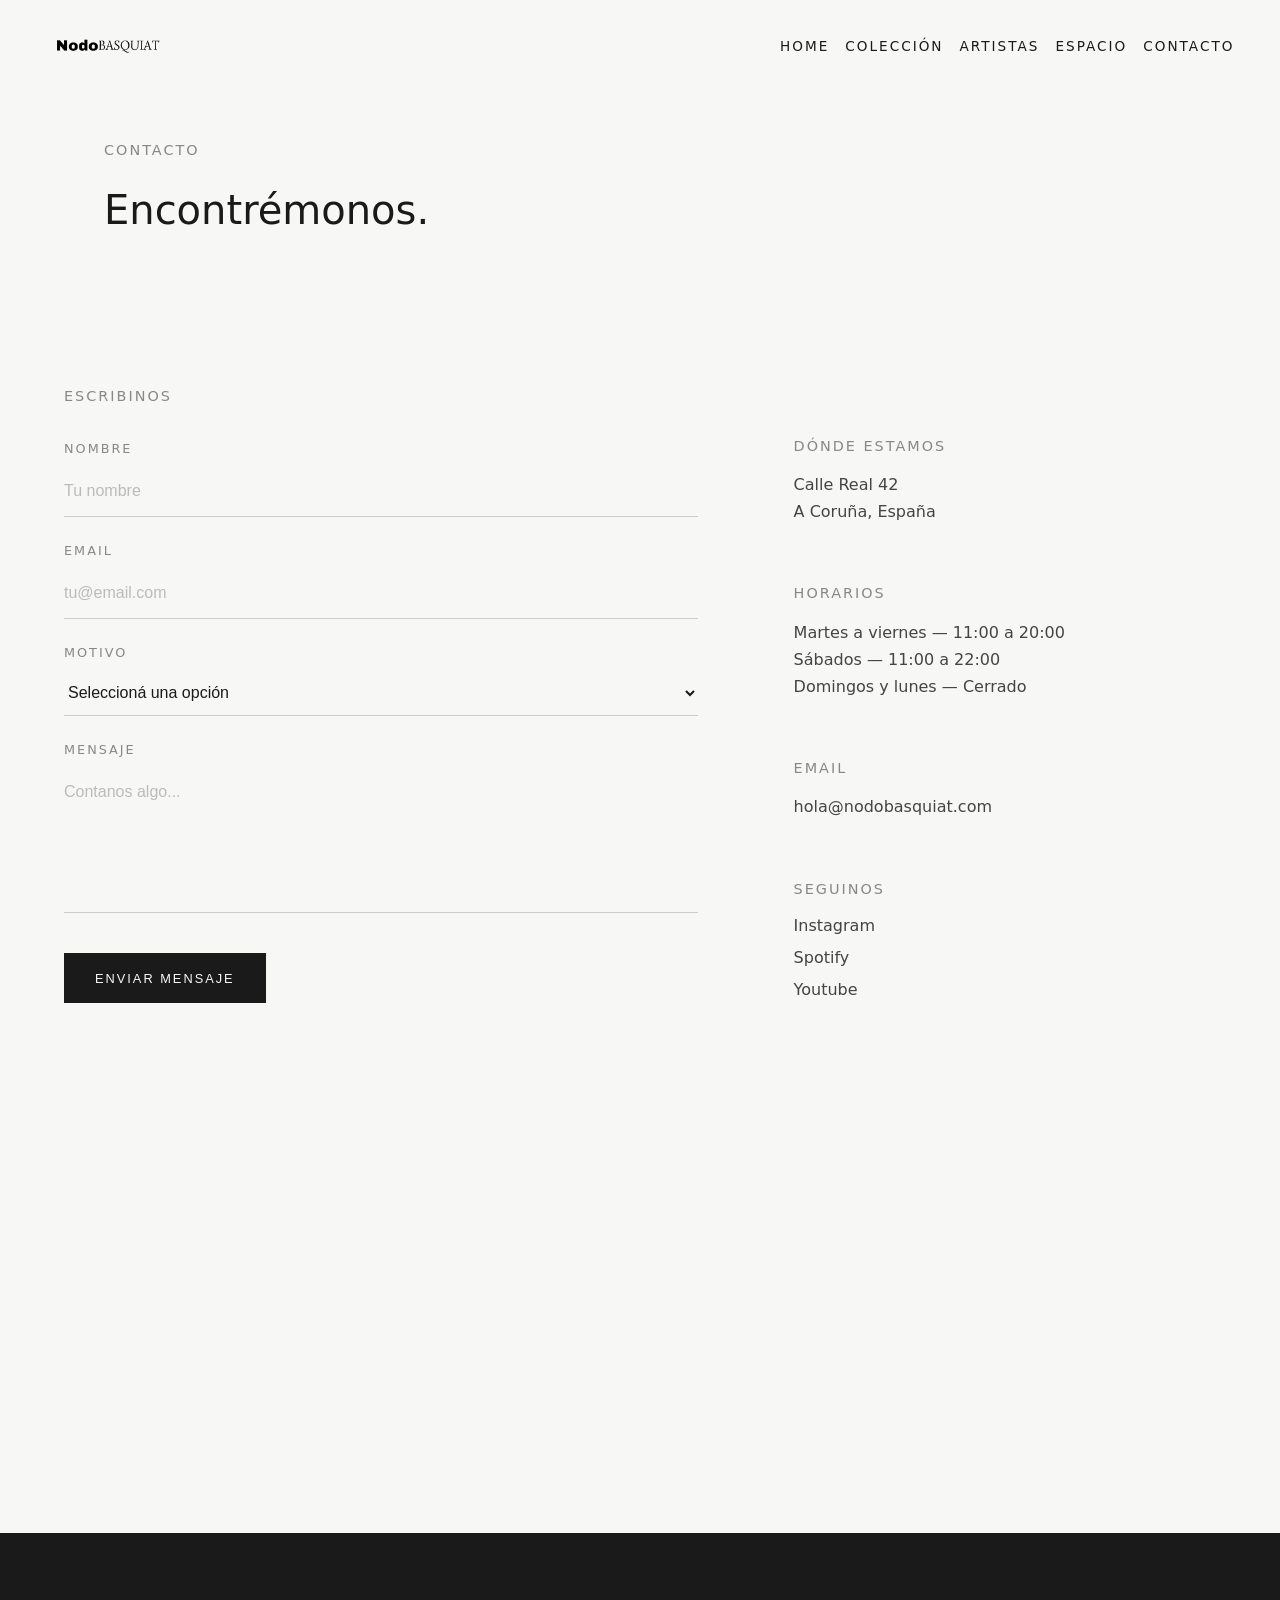
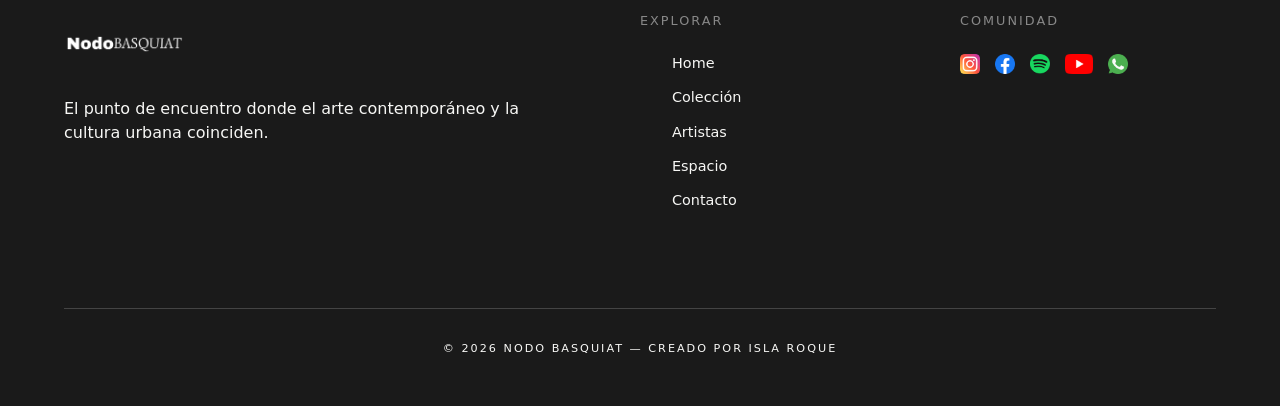
<file: pages/contacto.html>
<!DOCTYPE html>
<html lang="es">
<head>
    <meta charset="UTF-8">
    <meta name="viewport" content="width=device-width, initial-scale=1.0">
    <title>Nodobasquiat - Contacto</title>
    <link href="https://cdn.jsdelivr.net/npm/bootstrap@5.3.8/dist/css/bootstrap.min.css" rel="stylesheet"
        integrity="sha384-sRIl4kxILFvY47J16cr9ZwB07vP4J8+LH7qKQnuqkuIAvNWLzeN8tE5YBujZqJLB" crossorigin="anonymous">
    <link rel="stylesheet" href="../styles/styles.css">
    <link rel="shortcut icon" href="../assets/favicon nodo.png" type="Logo noodobasquiat fav">

    <meta name="description" content="¿Quieres visitar la galería o exponer tu obra? Contacta con NodoBasquiat en A Coruña. Tu punto de encuentro con el arte contemporáneo y la vanguardia urbana te espera.">
    <meta name="keywords" content="contactar NodoBasquiat, visitar galería arte Coruña, exponer obra arte, reserva eventos culturales, información galería">

    <meta name="owner" content="Isla Roque">
    <meta name="author" content="Isla Roque">

    <meta property="og:title" content="Nodobasquiat - Contacto" />
    <meta property="og:url" content="https://nicoleislar.github.io/Nodobasquiat/" />
    <meta property="og:image" content="https://raw.githubusercontent.com/Nicoleislar/Nodobasquiat/refs/heads/main/assets/logo%20footer1.png" />
    <meta property="og:description" content="¿Quieres visitar la galería o exponer tu obra? Contacta con NodoBasquiat en A Coruña. Tu punto de encuentro con el arte contemporáneo y la vanguardia urbana te espera." />
</head>
<body>
    <header>
        <nav class="navbar navbar-expand-lg w-100">
            <div class="container-fluid">
                <a class="navbar-brand" href="../index.html">
                    <img src="../assets/logonodo.png" alt="NODO Basquiat" class="logo">
                </a>
                <button class="navbar-toggler" type="button" data-bs-toggle="collapse" data-bs-target="#navbarNav"
                    aria-controls="navbarNav" aria-expanded="false" aria-label="Toggle navigation">
                    <span class="navbar-toggler-icon"></span>
                </button>
                <div class="collapse navbar-collapse" id="navbarNav">
                    <ul class="navbar-nav ms-auto">
                        <li class="nav-item">
                            <a class="nav-link" href="../index.html">Home</a>
                        </li>
                        <li class="nav-item">
                            <a class="nav-link" href="../pages/coleccion.html">Colección</a>
                        </li>
                        <li class="nav-item">
                            <a class="nav-link" href="../pages/artistas.html">Artistas</a>
                        </li>
                        <li class="nav-item">
                            <a class="nav-link" href="../pages/espacio.html">Espacio</a>
                        </li>
                        <li class="nav-item">
                            <a class="nav-link" href="../pages/contacto.html">Contacto</a>
                        </li>
                    </ul>
                </div>
            </div>
        </nav>
    </header>

    <main>

        <section class="contacto-hero">
            <p class="pre-titulo">Contacto</p>
            <h2 class="contacto-h2">Encontrémonos.</h2>
        </section>

        <section class="contacto-body">
            <div class="contacto-grid">

                <div class="contacto-form">
                    <p class="pre-titulo">Escribinos</p>
                    <form>
                        <div class="form-group">
                            <label for="nombre">Nombre</label>
                            <input type="text" id="nombre" placeholder="Tu nombre">
                        </div>
                        <div class="form-group">
                            <label for="email">Email</label>
                            <input type="email" id="email" placeholder="tu@email.com">
                        </div>
                        <div class="form-group">
                            <label for="motivo">Motivo</label>
                            <select id="motivo">
                                <option value="">Seleccioná una opción</option>
                                <option value="visita">Quiero visitar la galería</option>
                                <option value="artista">Soy artista y quiero exponer</option>
                                <option value="evento">Quiero asistir a un evento</option>
                                <option value="colaborar">Quiero colaborar o patrocinar</option>
                            </select>
                        </div>
                        <div class="form-group">
                            <label for="mensaje">Mensaje</label>
                            <textarea id="mensaje" rows="5" placeholder="Contanos algo..."></textarea>
                        </div>
                        <button type="submit" class="contacto-btn">Enviar mensaje</button>
                    </form>
                </div>

                <div class="contacto-info">
                    <div class="info-bloque">
                        <p class="pre-titulo">Dónde estamos</p>
                        <p>Calle Real 42<br>A Coruña, España</p>
                    </div>
                    <div class="info-bloque">
                        <p class="pre-titulo">Horarios</p>
                        <p>Martes a viernes — 11:00 a 20:00<br>
                        Sábados — 11:00 a 22:00<br>
                        Domingos y lunes — Cerrado</p>
                    </div>
                    <div class="info-bloque">
                        <p class="pre-titulo">Email</p>
                        <p>hola@nodobasquiat.com</p>
                    </div>
                    <div class="info-bloque">
                        <p class="pre-titulo">Seguinos</p>
                        <div class="contacto-socials">
                            <a href="https://www.instagram.com/">Instagram</a>
                            <a href="https://open.spotify.com/">Spotify</a>
                            <a href="https://www.youtube.com/">Youtube</a>
                        </div>
                    </div>
                </div>

            </div>
        </section>

        <section class="contacto-mapa">
            <iframe
                src="https://www.google.com/maps/embed?pb=!1m18!1m12!1m3!1d47041.93497696849!2d-8.437589!3d43.362343!2m3!1f0!2f0!3f0!3m2!1i1024!2i768!4f13.1!3m3!1m2!1s0xd2e7cfcf4465:0x3d9e3c9b0e7b7e0!2sA%20Coru%C3%B1a%2C%20Spain!5e0!3m2!1sen!2ses!4v1234567890"
                allowfullscreen=""
                loading="lazy"
                referrerpolicy="no-referrer-when-downgrade">
            </iframe>
        </section>

    </main>


    <footer class="footer">
        <div class="footer-grid">
            <div class="footer-col">
                <img src="../assets/logo footer1.png" alt="NODO Basquiat" class="footer-logo">
                <p>El punto de encuentro donde el arte contemporáneo y la cultura urbana coinciden.</p>
            </div>
            <div class="footer-col">
                <h4>Explorar</h4>
                <nav>
                    <ul>
                        <li><a href="../index.html">Home</a></li>
                        <li><a href="../pages/coleccion.html">Colección</a></li>
                        <li><a href="../pages/artistas.html">Artistas</a></li>
                        <li><a href="../pages/espacio.html">Espacio</a></li>
                        <li><a href="../pages/contacto.html">Contacto</a></li>
                    </ul>
                </nav>
            </div>
            <div class="footer-col">
                <h4>Comunidad</h4>
                <div class="footer-socials">
                    <nav>
                        <ul>
                            <li><a href="https://www.instagram.com/"><img src="../assets/logosrs/instagram.png" alt="IG"></a></li>
                            <li><a href="https://www.facebook.com/"><img src="../assets/logosrs/facebook.png" alt="FB"></a></li>
                            <li><a href="https://open.spotify.com/intl-es"><img src="../assets/logosrs/spotify.png" alt="SP"></a></li>
                            <li><a href="https://www.youtube.com/"><img src="../assets/logosrs/yt.png" alt="YT"></a></li>
                            <li><a href="https://web.whatsapp.com/"><img src="../assets/logosrs/whatsapp.png" alt="WA"></a></li>
                        </ul>
                    </nav>
                </div>
            </div>
        </div>
        <div class="footer-legal">
            <p>© 2026 NODO BASQUIAT — CREADO POR ISLA ROQUE</p>
        </div>
    </footer>

    <script src="https://cdn.jsdelivr.net/npm/bootstrap@5.3.8/dist/js/bootstrap.bundle.min.js"
        integrity="sha384-FKyoEForCGlyvwx9Hj09JcYn3nv7wiPVlz7YYwJrWVcXK/BmnVDxM+D2scQbITxI"
        crossorigin="anonymous"></script>
</body>
</html>
</file>
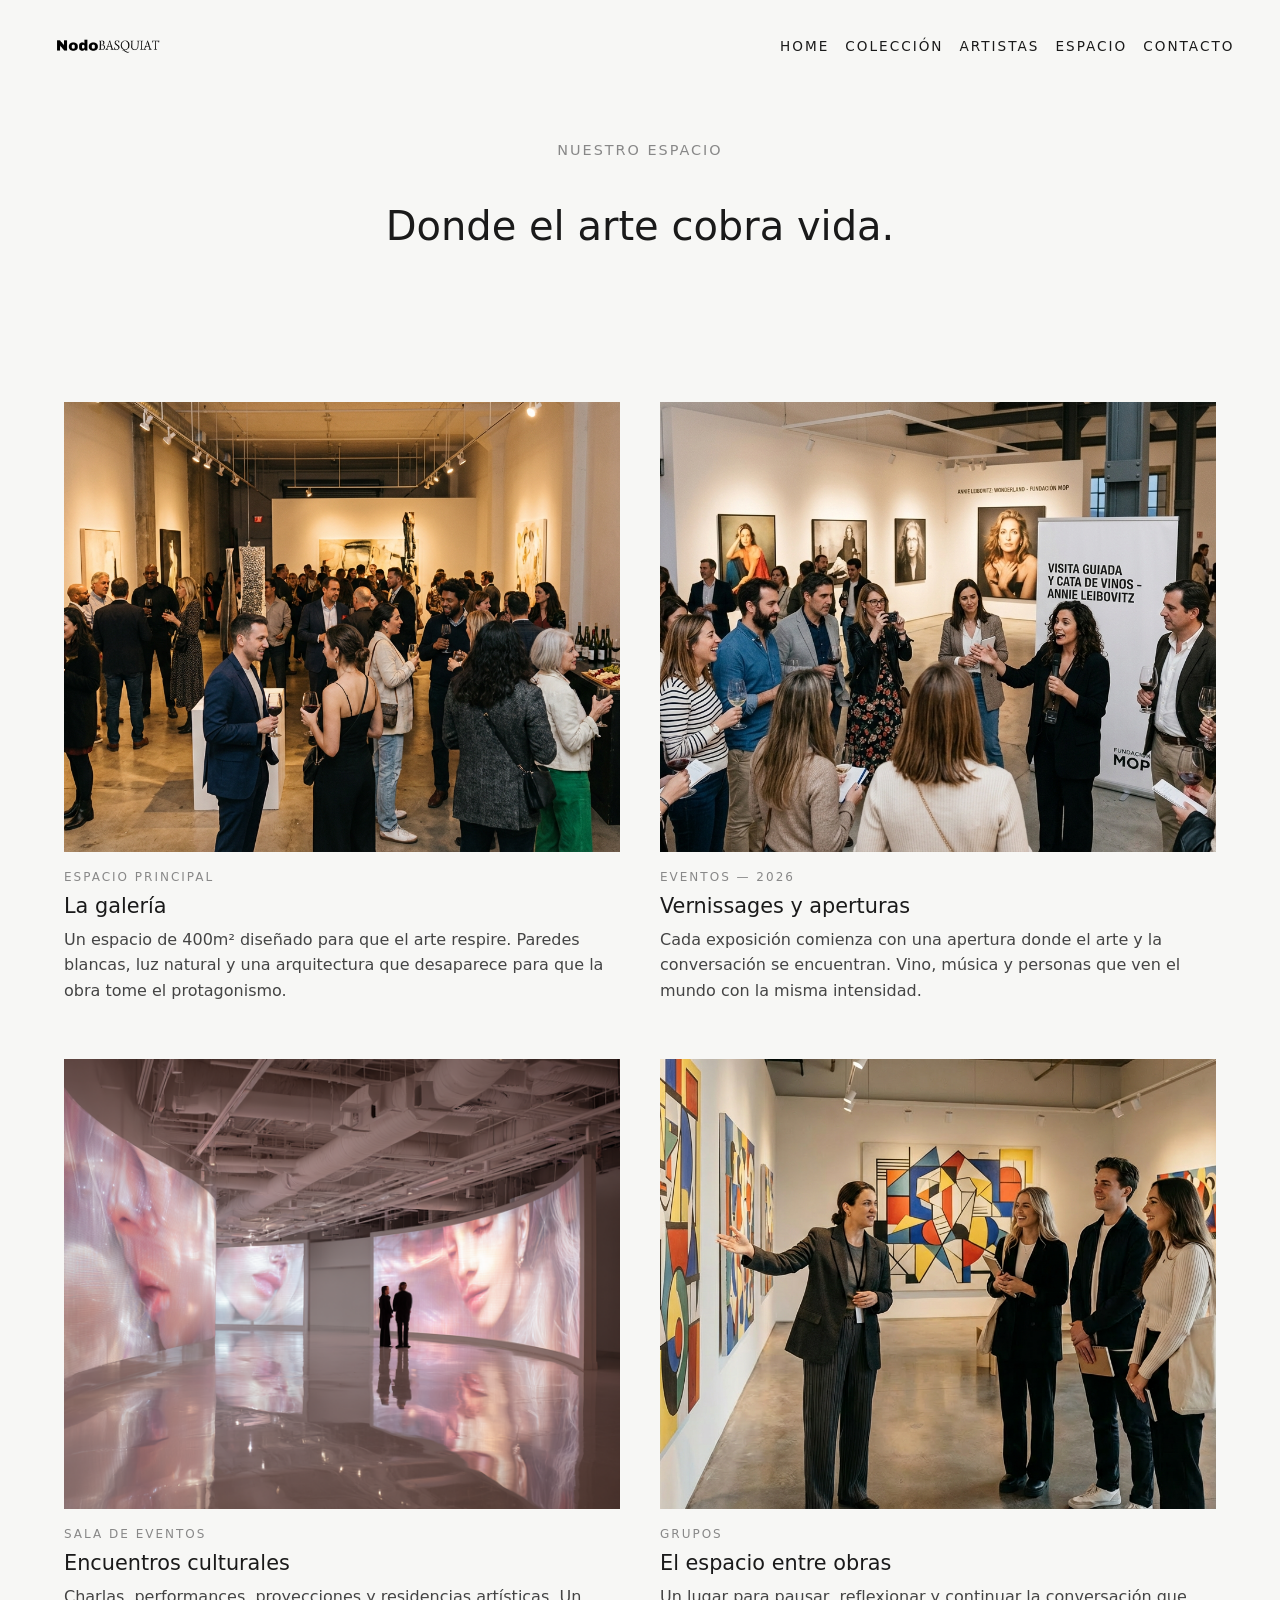
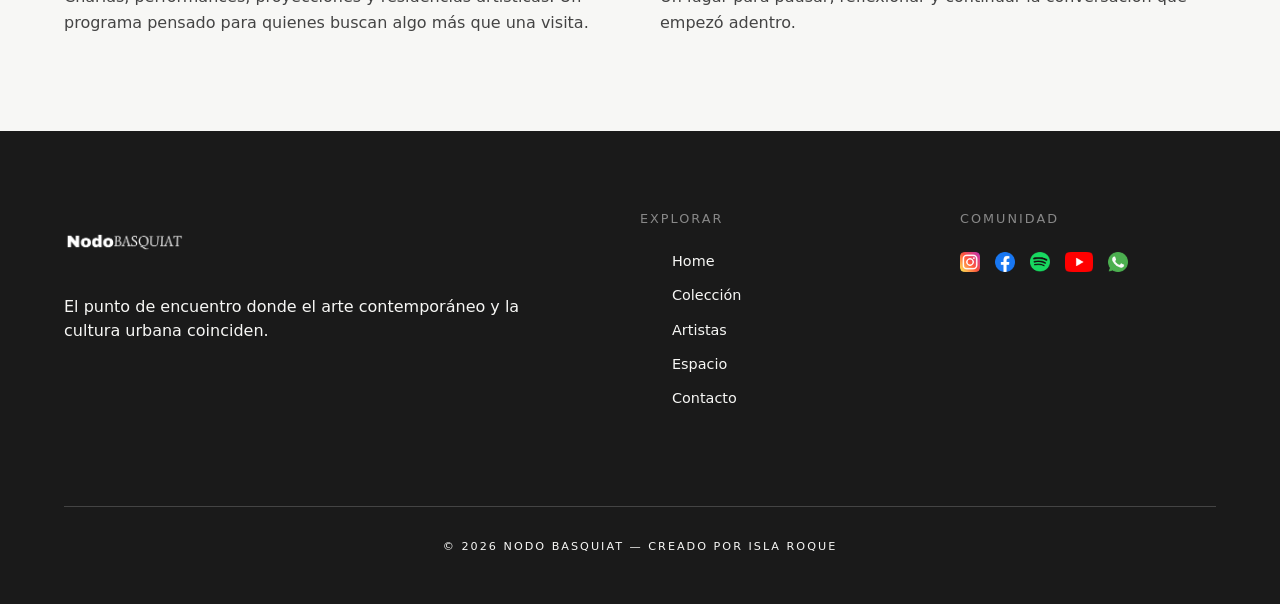
<file: pages/espacio.html>
<!DOCTYPE html>
<html lang="es">
<head>
    <meta charset="UTF-8">
    <meta name="viewport" content="width=device-width, initial-scale=1.0">
    <title>Nodobasquiat - Espacio</title>
    <link href="https://cdn.jsdelivr.net/npm/bootstrap@5.3.8/dist/css/bootstrap.min.css" rel="stylesheet"
        integrity="sha384-sRIl4kxILFvY47J16cr9ZwB07vP4J8+LH7qKQnuqkuIAvNWLzeN8tE5YBujZqJLB" crossorigin="anonymous">
    <link rel="stylesheet" href="../styles/styles.css">
    <link rel="shortcut icon" href="../assets/favicon nodo.png" type="Logo noodobasquiat favicon">

    <meta name="description" content="Adéntrate en el espacio industrial-chic de NodoBasquiat en A Coruña. El escenario perfecto diseñado para el arte contemporáneo, la cultura urbana y las experiencias culturales más cool.">
    <meta name="keywords" content="espacio industrial-chic A Coruña, diseño industrial galería arte, arquitectura espacio cultural, vibe artística, experiencias culturales cool">

    <meta name="owner" content="Isla Roque">
    <meta name="author" content="Isla Roque">

    <meta property="og:title" content="Nodobasquiat - Espacio" />
    <meta property="og:url" content="https://nicoleislar.github.io/Nodobasquiat/" />
    <meta property="og:image" content="https://raw.githubusercontent.com/Nicoleislar/Nodobasquiat/refs/heads/main/assets/logo%20footer1.png" />
    <meta property="og:description" content="Adéntrate en el espacio industrial-chic de NodoBasquiat en A Coruña. El escenario perfecto diseñado para el arte contemporáneo, la cultura urbana y las experiencias culturales más cool." />
</head>

</head>
<body>
    <header>
        <nav class="navbar navbar-expand-lg w-100">
            <div class="container-fluid">
                <a class="navbar-brand" href="../index.html">
                    <img src="../assets/logonodo.png" alt="NODO Basquiat" class="logo">
                </a>
                <button class="navbar-toggler" type="button" data-bs-toggle="collapse" data-bs-target="#navbarNav"
                    aria-controls="navbarNav" aria-expanded="false" aria-label="Toggle navigation">
                    <span class="navbar-toggler-icon"></span>
                </button>
                <div class="collapse navbar-collapse" id="navbarNav">
                    <ul class="navbar-nav ms-auto">
                        <li class="nav-item">
                            <a class="nav-link" href="../index.html">Home</a>
                        </li>
                        <li class="nav-item">
                            <a class="nav-link" href="../pages/coleccion.html">Colección</a>
                        </li>
                        <li class="nav-item">
                            <a class="nav-link" href="../pages/artistas.html">Artistas</a>
                        </li>
                        <li class="nav-item">
                            <a class="nav-link" href="../pages/espacio.html">Espacio</a>
                        </li>
                        <li class="nav-item">
                            <a class="nav-link" href="../pages/contacto.html">Contacto</a>
                        </li>
                    </ul>
                </div>
            </div>
        </nav>
    </header>

    <main>

        <section class="espacio-hero">
            <p class="pre-titulo">Nuestro espacio</p>
            <h2 class="espacio-h2">Donde el arte cobra vida.</h2>
        </section>

        <section class="espacio-galeria">
            <div class="espacio-grid">

                <article class="espacio-card1">
                    <div class="espacio-img">
                        <img src="../assets/galeria1.png" alt="Nodo Basquiat espacio principal">
                    </div>
                    <div class="espacio-info">
                        <span class="espacio-fecha">Espacio principal</span>
                        <h2>La galería</h2>
                        <p>Un espacio de 400m² diseñado para que el arte respire. Paredes blancas, luz natural y una arquitectura que desaparece para que la obra tome el protagonismo.</p>
                    </div>
                </article>

                <article class="espacio-card2">
                    <div class="espacio-img">
                        <img src="../assets/espacio7.png" alt="Evento en Nodo Basquiat">
                    </div>
                    <div class="espacio-info">
                        <span class="espacio-fecha">Eventos — 2026</span>
                        <h2>Vernissages y aperturas</h2>
                        <p>Cada exposición comienza con una apertura donde el arte y la conversación se encuentran. Vino, música y personas que ven el mundo con la misma intensidad.</p>
                    </div>
                </article>

                <article class="espacio-card3">
                    <div class="espacio-img">
                        <img src="../assets/espacio6.png" alt="Sala de eventos Nodo Basquiat">
                    </div>
                    <div class="espacio-info">
                        <span class="espacio-fecha">Sala de eventos</span>
                        <h2>Encuentros culturales</h2>
                        <p>Charlas, performances, proyecciones y residencias artísticas. Un programa pensado para quienes buscan algo más que una visita.</p>
                    </div>
                </article>

                <article class="espacio-card4">
                    <div class="espacio-img">
                        <img src="../assets/galeria4.png" alt="Grupos Nodo Basquiat">
                    </div>
                    <div class="espacio-info">
                        <span class="espacio-fecha">Grupos</span>
                        <h2>El espacio entre obras</h2>
                        <p>Un lugar para pausar, reflexionar y continuar la conversación que empezó adentro.</p>
                    </div>
                </article>

            </div>
        </section>

    </main>

    <footer class="footer">
        <div class="footer-grid">
            <div class="footer-col">
                <img src="../assets/logo footer1.png" alt="NODO Basquiat" class="footer-logo">
                <p>El punto de encuentro donde el arte contemporáneo y la cultura urbana coinciden.</p>
            </div>
            <div class="footer-col">
                <h4>Explorar</h4>
                <nav>
                    <ul>
                        <li><a href="../index.html">Home</a></li>
                        <li><a href="../pages/coleccion.html">Colección</a></li>
                        <li><a href="../pages/artistas.html">Artistas</a></li>
                        <li><a href="../pages/espacio.html">Espacio</a></li>
                        <li><a href="../pages/contacto.html">Contacto</a></li>
                    </ul>
                </nav>
            </div>
            <div class="footer-col">
                <h4>Comunidad</h4>
                <div class="footer-socials">
                    <nav>
                        <ul>
                            <li><a href="https://www.instagram.com/"><img src="../assets/logosrs/instagram.png" alt="IG"></a></li>
                            <li><a href="https://www.facebook.com/"><img src="../assets/logosrs/facebook.png" alt="FB"></a></li>
                            <li><a href="https://open.spotify.com/intl-es"><img src="../assets/logosrs/spotify.png" alt="SP"></a></li>
                            <li><a href="https://www.youtube.com/"><img src="../assets/logosrs/yt.png" alt="YT"></a></li>
                            <li><a href="https://web.whatsapp.com/"><img src="../assets/logosrs/whatsapp.png" alt="WA"></a></li>
                        </ul>
                    </nav>
                </div>
            </div>
        </div>
        <div class="footer-legal">
            <p>© 2026 NODO BASQUIAT — CREADO POR ISLA ROQUE</p>
        </div>
    </footer>

    <script src="https://cdn.jsdelivr.net/npm/bootstrap@5.3.8/dist/js/bootstrap.bundle.min.js"
        integrity="sha384-FKyoEForCGlyvwx9Hj09JcYn3nv7wiPVlz7YYwJrWVcXK/BmnVDxM+D2scQbITxI"
        crossorigin="anonymous"></script>
</body>

</html>
</file>
<file: styles/styles.css>
header {
  background-color: #F7F7F5;
  display: flex;
  flex-direction: row;
  flex-wrap: nowrap;
  justify-content: space-between;
  align-items: center;
  padding: 0.5rem 2%;
  position: sticky;
  top: 0;
  z-index: 1000;
}
header .logo {
  height: 50px;
  width: auto;
  display: block;
}
header .nav-link {
  text-transform: uppercase;
  letter-spacing: 2px;
  font-size: 0.85rem;
  color: #1a1a1a !important;
  transition: all 0.3s ease;
}
header .nav-link:hover {
  color: #888 !important;
}
@media (max-width: 960px) {
  header {
    padding: 10px 5%;
  }
  header .logo {
    height: 40px;
  }
}
@media (max-width: 580px) {
  header {
    padding: 8px 4%;
  }
  header .logo {
    height: 40px;
  }
}

.footer {
  background-color: #1a1a1a;
  color: #F7F7F5;
  padding: 5rem 5% 2rem;
}
.footer .footer-grid {
  display: grid;
  grid-template-columns: 2fr 1fr 1fr;
  gap: 4rem;
  max-width: 1200px;
  margin: 0 auto;
}
.footer .footer-grid .footer-col .footer-logo {
  height: 60px;
  margin-bottom: 1.5rem;
}
.footer .footer-grid .footer-col h4 {
  font-size: 0.8rem;
  text-transform: uppercase;
  letter-spacing: 2px;
  margin-bottom: 1.5rem;
  color: #888;
}
.footer .footer-grid .footer-col a {
  display: block;
  color: #F7F7F5;
  margin-bottom: 0.8rem;
  font-size: 0.9rem;
}
.footer .footer-grid .footer-col .footer-socials ul {
  display: flex;
  flex-direction: row;
  flex-wrap: nowrap;
  justify-content: flex-start;
  align-items: center;
  gap: 15px;
  padding: 0;
  margin-top: 1rem;
}
.footer .footer-grid .footer-col .footer-socials ul li {
  list-style: none;
}
.footer .footer-grid .footer-col .footer-socials img {
  height: 20px;
}
.footer .footer-legal {
  margin-top: 5rem;
  padding-top: 2rem;
  border-top: 1px solid #444;
  text-align: center;
  font-size: 0.7rem;
  letter-spacing: 2px;
  color: #F7F7F5;
}
@media (max-width: 960px) {
  .footer .footer-grid {
    grid-template-columns: 1fr;
    gap: 3rem;
    text-align: center;
    max-width: 90%;
    margin: 0 auto;
  }
  .footer .footer-logo {
    margin: 0 auto 1.5rem;
  }
  .footer .footer-col a {
    display: inline-block;
    text-align: center;
    width: auto;
    margin-left: auto;
    margin-right: auto;
  }
  .footer .footer-col .footer-socials ul {
    justify-content: center;
    padding: 0;
    margin-left: auto;
    margin-right: auto;
    width: fit-content;
  }
}
@media (max-width: 580px) {
  .footer .footer-grid {
    grid-template-columns: 1fr;
    gap: 3rem;
    text-align: center;
    max-width: 90%;
    margin: 0 auto;
  }
  .footer .footer-logo {
    margin: 0 auto 1.5rem;
  }
  .footer .footer-col a {
    display: inline-block;
    text-align: center;
    width: auto;
    margin-left: auto;
    margin-right: auto;
  }
  .footer .footer-col .footer-socials ul {
    justify-content: center;
    padding: 0;
    margin-left: auto;
    margin-right: auto;
    width: fit-content;
  }
}

.hero {
  min-height: 100vh;
  background-image: linear-gradient(rgba(0, 0, 0, 0.4), rgba(0, 0, 0, 0.4)), url("../assets/galeria1.webp");
  background-size: cover;
  background-position: center;
  display: flex;
  flex-direction: column;
  flex-wrap: nowrap;
  justify-content: center;
  align-items: center;
  overflow: hidden;
  padding: 8rem 2rem;
  color: #F7F7F5;
}
.hero .hero-content {
  max-width: 90%;
  text-align: center;
  padding: 4rem;
}
.hero .hero-content h1 {
  font-size: 3rem;
  margin-bottom: 1rem;
}
.hero .hero-content p {
  font-size: 1rem;
  line-height: 1.6;
}
.hero .hero-content .hero-btn {
  display: flex;
  flex-direction: row;
  flex-wrap: nowrap;
  justify-content: center;
  align-items: center;
  gap: 20px;
  margin-top: 30px;
}
.hero .hero-content .hero-btn .btn-hero1, .hero .hero-content .hero-btn .btn-hero2 {
  display: inline-flex;
  align-items: center;
  justify-content: center;
  padding: 12px 30px;
  height: 50px;
  text-transform: uppercase;
  letter-spacing: 2px;
  font-size: 0.5rem;
  transition: all 0.3s ease;
}
.hero .hero-content .hero-btn .btn-hero1 {
  background-color: #1a1a1a;
  color: #F7F7F5 !important;
  border: 1px solid #1a1a1a;
}
.hero .hero-content .hero-btn .btn-hero1:hover {
  background-color: #333;
}
.hero .hero-content .hero-btn .btn-hero2 {
  background-color: transparent;
  color: #F7F7F5;
  border: 1px solid #F7F7F5;
}
.hero .hero-content .hero-btn .btn-hero2:hover {
  background-color: #1a1a1a;
  color: #ffffff;
}
@media (max-width: 960px) {
  .hero h1 {
    font-size: 2.8rem;
  }
  .hero .hero-content {
    padding: 2rem;
  }
}
@media (max-width: 580px) {
  .hero h1 {
    font-size: 2rem;
  }
  .hero .hero-content {
    padding: 1.5rem 0.5rem;
  }
}

.exhibiciones {
  background-color: #F7F7F5;
  padding: 4rem 1rem;
}
.exhibiciones .container {
  max-width: 1200px;
  margin: 0 auto;
}
.exhibiciones .container .exhibiciones-header {
  display: flex;
  flex-direction: row;
  flex-wrap: wrap;
  justify-content: space-between;
  align-items: center;
  gap: 1rem;
  margin-bottom: 2rem;
}
.exhibiciones .container .exhibiciones-header h2 {
  font-size: 2.5rem;
  color: #1a1a1a;
}
.exhibiciones .container .grid-exhibiciones {
  display: grid;
  grid-template-columns: repeat(3, 1fr);
  gap: 2rem;
}
.exhibiciones .container .grid-exhibiciones .card {
  background: #ffffff;
  padding: 1rem;
}
.exhibiciones .container .grid-exhibiciones .card img {
  width: 100%;
  height: 350px;
  object-fit: cover;
}
@media (max-width: 960px) {
  .exhibiciones .grid-exhibiciones {
    grid-template-columns: repeat(2, 1fr);
  }
}
@media (max-width: 580px) {
  .exhibiciones .exhibiciones-header {
    flex-direction: column;
    align-items: flex-start;
  }
  .exhibiciones .exhibiciones-header h2 {
    font-size: 1.8rem;
  }
  .exhibiciones .grid-exhibiciones {
    grid-template-columns: 1fr !important;
  }
  .exhibiciones .grid-exhibiciones .card img {
    height: 300px;
  }
}

.espacio {
  padding: 5rem 5%;
  background-color: #F7F7F5;
}
.espacio .espacio-container {
  display: flex;
  flex-direction: row;
  flex-wrap: nowrap;
  justify-content: flex-start;
  align-items: center;
  gap: 4rem;
  max-width: 1200px;
  margin: 0 auto;
}
.espacio .espacio-container .espacio-foto {
  flex: 1;
}
.espacio .espacio-container .espacio-foto img {
  width: 100%;
  display: block;
  object-fit: cover;
}
.espacio .espacio-container .espacio-texto {
  flex: 1;
}
.espacio .espacio-container .espacio-texto .pre-titulo {
  display: block;
  text-transform: uppercase;
  letter-spacing: 2px;
  font-size: 0.9rem;
  color: #888;
  margin-bottom: 1rem;
}
.espacio .espacio-container .espacio-texto h2 {
  font-size: 2.5rem;
  line-height: 1.2;
  margin-bottom: 1.5rem;
  color: #1a1a1a;
}
.espacio .espacio-container .espacio-texto p {
  font-size: 1.1rem;
  line-height: 1.7;
  color: #444;
}
.espacio .espacio-container .espacio-texto .boton-agenda {
  display: inline-flex;
  align-items: center;
  justify-content: center;
  margin-top: 2.5rem;
  padding: 1rem 2.5rem;
  border: 1px solid #1a1a1a;
  text-transform: uppercase;
  letter-spacing: 2px;
  font-size: 0.9rem;
  color: #1a1a1a;
  transition: all 0.3s ease;
}
.espacio .espacio-container .espacio-texto .boton-agenda:hover {
  background-color: #1a1a1a;
  color: #F7F7F5 !important;
}
@media (max-width: 960px) {
  .espacio .espacio-container {
    flex-direction: column;
    text-align: center;
    padding: 4rem 10%;
  }
  .espacio .espacio-container .espacio-texto {
    order: 1;
  }
  .espacio .espacio-container .espacio-foto {
    order: 2;
  }
}
@media (max-width: 580px) {
  .espacio .espacio-container {
    flex-direction: column;
    text-align: center;
  }
  .espacio .espacio-container .espacio-texto {
    order: 1;
  }
  .espacio .espacio-container .espacio-foto {
    order: 2;
  }
}

.about {
  display: flex;
  flex-direction: row;
  flex-wrap: nowrap;
  justify-content: center;
  align-items: center;
  gap: 2rem;
  background-color: #F7F7F5;
  padding: 4rem 0;
}
.about .about-container {
  max-width: 1200px;
  margin: 0 auto;
  padding: 0 1%;
}
.about .about-container .pre-titulo {
  display: block;
  text-transform: uppercase;
  letter-spacing: 2px;
  font-size: 0.9rem;
  color: #888;
  margin-bottom: 1rem;
}
.about .about-container .about-t {
  font-size: 2.5rem;
  line-height: 1.2;
  margin-top: 1.5rem;
  margin-bottom: 1.5rem;
  color: #1a1a1a;
}
.about .about-container .about-p {
  max-width: 90%;
  font-size: 1.1rem;
  line-height: 1.7;
  color: #444;
}
@media (max-width: 960px) {
  .about {
    padding: 4rem 10%;
    flex-direction: column;
  }
}
@media (max-width: 580px) {
  .about {
    display: block;
    padding: 3rem 8%;
  }
  .about .about-t {
    font-size: 1.8rem;
  }
  .about .about-p {
    font-size: 1rem;
  }
}

.estad {
  background-color: #1a1a1a;
  color: #F7F7F5;
  padding: 5rem 5%;
}
.estad .estad-container {
  display: grid;
  grid-template-columns: repeat(2, 1fr);
  max-width: 1200px;
  margin: 0 auto;
  border-top: 1px solid #444;
  border-left: 1px solid #444;
}
.estad .estad-container .estad-icono {
  padding: 3rem 2.5rem;
  border-right: 1px solid #444;
  border-bottom: 1px solid #444;
}
.estad .estad-container .estad-icono .estad-num {
  display: block;
  font-family: "Inter", sans-serif;
  font-size: 4rem;
  font-weight: 300;
  line-height: 1;
  margin-bottom: 1rem;
  color: #F7F7F5;
}
.estad .estad-container .estad-icono .estad-desc {
  text-transform: uppercase;
  letter-spacing: 2px;
  font-size: 0.85rem;
  color: #888;
}
@media (max-width: 960px) {
  .estad .estad-container {
    grid-template-columns: repeat(2, 1fr);
  }
}
@media (max-width: 580px) {
  .estad {
    padding: 3rem 1.5rem;
  }
  .estad .estad-container {
    grid-template-columns: 1fr !important;
    border-left: 1px solid #444;
  }
  .estad .estad-container .estad-icono {
    border-right: 1px solid #444;
    border-bottom: 1px solid #444;
  }
  .estad .estad-container .estad-icono .estad-num {
    font-size: 4rem;
  }
  .estad .estad-container .estad-icono .estad-desc {
    font-size: 0.85rem;
  }
}

.coleccion-hero {
  background-color: #F7F7F5;
  display: flex;
  flex-direction: column;
  justify-content: center;
  align-items: center;
  padding: 3rem 5%;
  max-width: 1200px;
  margin: 0 auto;
}
.coleccion-hero .pre-titulo {
  display: block;
  text-transform: uppercase;
  letter-spacing: 2px;
  font-size: 0.9rem;
  color: #888;
  margin-bottom: 1rem;
}
.coleccion-hero .collecion-h2 {
  font-size: 2.5rem;
  margin-top: 1.5rem;
  margin-bottom: 1.5rem;
  color: #1a1a1a;
}

.coleccion {
  padding: 5rem 5%;
  background-color: #F7F7F5;
}
.coleccion .coleccion-grid {
  display: grid;
  grid-template-columns: repeat(2, 1fr);
  gap: 40px;
  max-width: 1200px;
  margin: 0 auto;
}
.coleccion .coleccion-grid .coleccion-card1,
.coleccion .coleccion-grid .coleccion-card5 {
  grid-column: 1/3;
}
.coleccion .coleccion-grid .coleccion-card1 .coleccion-img img,
.coleccion .coleccion-grid .coleccion-card2 .coleccion-img img,
.coleccion .coleccion-grid .coleccion-card3 .coleccion-img img,
.coleccion .coleccion-grid .coleccion-card4 .coleccion-img img,
.coleccion .coleccion-grid .coleccion-card5 .coleccion-img img {
  width: 100%;
  height: 450px;
  object-fit: cover;
  display: block;
}
.coleccion .coleccion-grid .coleccion-card1 .coleccion-info .coleccion-fecha,
.coleccion .coleccion-grid .coleccion-card2 .coleccion-info .coleccion-fecha,
.coleccion .coleccion-grid .coleccion-card3 .coleccion-info .coleccion-fecha,
.coleccion .coleccion-grid .coleccion-card4 .coleccion-info .coleccion-fecha,
.coleccion .coleccion-grid .coleccion-card5 .coleccion-info .coleccion-fecha {
  display: block;
  text-transform: uppercase;
  letter-spacing: 2px;
  font-size: 0.75rem;
  color: #888;
  margin-top: 1rem;
  margin-bottom: 0.5rem;
}
.coleccion .coleccion-grid .coleccion-card1 .coleccion-info h2,
.coleccion .coleccion-grid .coleccion-card2 .coleccion-info h2,
.coleccion .coleccion-grid .coleccion-card3 .coleccion-info h2,
.coleccion .coleccion-grid .coleccion-card4 .coleccion-info h2,
.coleccion .coleccion-grid .coleccion-card5 .coleccion-info h2 {
  font-size: 1.3rem;
  font-weight: 500;
  margin-bottom: 0.5rem;
  color: #1a1a1a;
}
.coleccion .coleccion-grid .coleccion-card1 .coleccion-info p,
.coleccion .coleccion-grid .coleccion-card2 .coleccion-info p,
.coleccion .coleccion-grid .coleccion-card3 .coleccion-info p,
.coleccion .coleccion-grid .coleccion-card4 .coleccion-info p,
.coleccion .coleccion-grid .coleccion-card5 .coleccion-info p {
  font-size: 1rem;
  line-height: 1.6;
  color: #444;
}
@media (max-width: 960px) {
  .coleccion .coleccion-grid {
    gap: 30px;
  }
  .coleccion .coleccion-grid .coleccion-img img {
    height: 350px;
  }
}
@media (max-width: 580px) {
  .coleccion .coleccion-grid {
    grid-template-columns: 1fr;
    gap: 20px;
  }
  .coleccion .coleccion-grid .coleccion-card1,
  .coleccion .coleccion-grid .coleccion-card5 {
    grid-column: 1/2;
  }
  .coleccion .coleccion-grid .coleccion-img img {
    height: 280px;
  }
}

.artistas-hero {
  padding: 3rem 5%;
  max-width: 1200px;
  margin: 0 auto;
}
.artistas-hero .pre-titulo {
  display: block;
  text-transform: uppercase;
  letter-spacing: 2px;
  font-size: 0.9rem;
  color: #888;
  margin-bottom: 1rem;
}
.artistas-hero .artistas-h2 {
  font-size: 2.5rem;
  margin-top: 1.5rem;
  margin-bottom: 1.5rem;
  color: #1a1a1a;
}

.artistas-lista {
  padding: 5rem 5%;
  max-width: 1200px;
  margin: 0 auto;
  display: flex;
  flex-direction: column;
  gap: 8rem;
}
.artistas-lista .artista-perfil {
  display: grid;
  grid-template-columns: 1fr 1fr;
  gap: 6rem;
  align-items: center;
}
.artistas-lista .artista-perfil .artista-img img {
  width: 100%;
  height: 600px;
  object-fit: cover;
  display: block;
}
.artistas-lista .artista-perfil .artista-info .artista-tag {
  display: block;
  text-transform: uppercase;
  letter-spacing: 2px;
  font-size: 0.75rem;
  color: #888;
  margin-bottom: 1.5rem;
}
.artistas-lista .artista-perfil .artista-info h2 {
  font-size: 2.5rem;
  font-weight: 400;
  margin-bottom: 1.5rem;
  color: #1a1a1a;
}
.artistas-lista .artista-perfil .artista-info .artista-bio {
  font-size: 1.1rem;
  line-height: 1.8;
  color: #444;
  margin-bottom: 2.5rem;
}
.artistas-lista .artista-perfil .artista-info .artista-obra {
  border-top: 1px solid #ddd;
  padding-top: 2rem;
}
.artistas-lista .artista-perfil .artista-info .artista-obra .pre-titulo {
  display: block;
  text-transform: uppercase;
  letter-spacing: 2px;
  font-size: 0.9rem;
  color: #888;
  margin-bottom: 0.8rem;
}
.artistas-lista .artista-perfil .artista-info .artista-obra p {
  font-size: 1rem;
  line-height: 1.6;
  color: #444;
}
.artistas-lista .artista-invertido .artista-img {
  order: 2;
}
.artistas-lista .artista-invertido .artista-info {
  order: 1;
}
@media (max-width: 960px) {
  .artistas-lista {
    gap: 5rem;
  }
  .artistas-lista .artista-perfil {
    grid-template-columns: 1fr;
    gap: 2rem;
  }
  .artistas-lista .artista-perfil .artista-img img {
    height: 400px;
  }
  .artistas-lista .artista-invertido .artista-img {
    order: 0;
  }
  .artistas-lista .artista-invertido .artista-info {
    order: 0;
  }
}
@media (max-width: 580px) {
  .artistas-lista {
    gap: 4rem;
  }
  .artistas-lista .artista-perfil {
    grid-template-columns: 1fr;
    gap: 1.5rem;
  }
  .artistas-lista .artista-perfil .artista-img img {
    height: 300px;
  }
  .artistas-lista .artista-perfil h2 {
    font-size: 1.8rem;
  }
  .artistas-lista .artista-invertido .artista-img {
    order: 0;
  }
  .artistas-lista .artista-invertido .artista-info {
    order: 0;
  }
}

.espacio-hero {
  display: flex;
  flex-direction: column;
  justify-content: center;
  align-items: center;
  padding: 3rem 5%;
  max-width: 1200px;
  margin: 0 auto;
}
.espacio-hero .pre-titulo {
  display: block;
  text-transform: uppercase;
  letter-spacing: 2px;
  font-size: 0.9rem;
  color: #888;
  margin-bottom: 1rem;
}
.espacio-hero .espacio-h2 {
  font-size: 2.5rem;
  margin-top: 1.5rem;
  margin-bottom: 1.5rem;
  color: #1a1a1a;
}

.espacio-galeria {
  padding: 5rem 5%;
}
.espacio-galeria .espacio-grid {
  display: grid;
  grid-template-columns: repeat(2, 1fr);
  gap: 40px;
  max-width: 1200px;
  margin: 0 auto;
}
.espacio-galeria .espacio-grid .espacio-card1 .espacio-img img,
.espacio-galeria .espacio-grid .espacio-card2 .espacio-img img,
.espacio-galeria .espacio-grid .espacio-card3 .espacio-img img,
.espacio-galeria .espacio-grid .espacio-card4 .espacio-img img {
  width: 100%;
  height: 450px;
  object-fit: cover;
  display: block;
}
.espacio-galeria .espacio-grid .espacio-card1 .espacio-info .espacio-fecha,
.espacio-galeria .espacio-grid .espacio-card2 .espacio-info .espacio-fecha,
.espacio-galeria .espacio-grid .espacio-card3 .espacio-info .espacio-fecha,
.espacio-galeria .espacio-grid .espacio-card4 .espacio-info .espacio-fecha {
  display: block;
  text-transform: uppercase;
  letter-spacing: 2px;
  font-size: 0.75rem;
  color: #888;
  margin-top: 1rem;
  margin-bottom: 0.5rem;
}
.espacio-galeria .espacio-grid .espacio-card1 .espacio-info h2,
.espacio-galeria .espacio-grid .espacio-card2 .espacio-info h2,
.espacio-galeria .espacio-grid .espacio-card3 .espacio-info h2,
.espacio-galeria .espacio-grid .espacio-card4 .espacio-info h2 {
  font-size: 1.3rem;
  font-weight: 500;
  margin-bottom: 0.5rem;
  color: #1a1a1a;
}
.espacio-galeria .espacio-grid .espacio-card1 .espacio-info p,
.espacio-galeria .espacio-grid .espacio-card2 .espacio-info p,
.espacio-galeria .espacio-grid .espacio-card3 .espacio-info p,
.espacio-galeria .espacio-grid .espacio-card4 .espacio-info p {
  font-size: 1rem;
  line-height: 1.6;
  color: #444;
}
@media (max-width: 960px) {
  .espacio-galeria .espacio-grid {
    gap: 30px;
  }
  .espacio-galeria .espacio-grid .espacio-img img {
    height: 350px;
  }
}
@media (max-width: 580px) {
  .espacio-galeria .espacio-grid {
    grid-template-columns: 1fr;
    gap: 20px;
  }
  .espacio-galeria .espacio-grid .espacio-img img {
    height: 280px;
  }
}

.contacto-hero {
  padding: 3rem 5%;
  max-width: 1200px;
  margin: 0 auto;
}
.contacto-hero .pre-titulo {
  display: block;
  text-transform: uppercase;
  letter-spacing: 2px;
  font-size: 0.9rem;
  color: #888;
  margin-bottom: 1rem;
}
.contacto-hero .contacto-h2 {
  font-size: 2.5rem;
  margin-top: 1.5rem;
  margin-bottom: 1.5rem;
  color: #1a1a1a;
}

.contacto-body {
  padding: 5rem 5%;
}
.contacto-body .contacto-grid {
  display: grid;
  grid-template-columns: 1.5fr 1fr;
  gap: 6rem;
  max-width: 1200px;
  margin: 0 auto;
}
.contacto-body .contacto-grid .contacto-form .pre-titulo {
  display: block;
  text-transform: uppercase;
  letter-spacing: 2px;
  font-size: 0.9rem;
  color: #888;
  margin-bottom: 2rem;
}
.contacto-body .contacto-grid .contacto-form form {
  display: flex;
  flex-direction: column;
  gap: 1.5rem;
}
.contacto-body .contacto-grid .contacto-form form .form-group {
  display: flex;
  flex-direction: column;
  gap: 0.5rem;
}
.contacto-body .contacto-grid .contacto-form form .form-group label {
  font-size: 0.8rem;
  text-transform: uppercase;
  letter-spacing: 2px;
  color: #888;
}
.contacto-body .contacto-grid .contacto-form form .form-group input,
.contacto-body .contacto-grid .contacto-form form .form-group select,
.contacto-body .contacto-grid .contacto-form form .form-group textarea {
  background: transparent;
  border: none;
  border-bottom: 1px solid #ccc;
  padding: 0.8rem 0;
  font-family: "Source Sans 3", sans-serif;
  font-size: 1rem;
  color: #1a1a1a;
  outline: none;
  transition: all 0.3s ease;
}
.contacto-body .contacto-grid .contacto-form form .form-group input::placeholder,
.contacto-body .contacto-grid .contacto-form form .form-group select::placeholder,
.contacto-body .contacto-grid .contacto-form form .form-group textarea::placeholder {
  color: #bbb;
}
.contacto-body .contacto-grid .contacto-form form .form-group input:focus,
.contacto-body .contacto-grid .contacto-form form .form-group select:focus,
.contacto-body .contacto-grid .contacto-form form .form-group textarea:focus {
  border-bottom-color: #1a1a1a;
}
.contacto-body .contacto-grid .contacto-form form .form-group textarea {
  resize: none;
}
.contacto-body .contacto-grid .contacto-form form .contacto-btn {
  display: inline-flex;
  align-items: center;
  justify-content: center;
  align-self: flex-start;
  margin-top: 1rem;
  padding: 12px 30px;
  height: 50px;
  background-color: #1a1a1a;
  color: #F7F7F5;
  border: 1px solid #1a1a1a;
  text-transform: uppercase;
  letter-spacing: 2px;
  font-size: 0.8rem;
  font-family: "Source Sans 3", sans-serif;
  transition: all 0.3s ease;
}
.contacto-body .contacto-grid .contacto-form form .contacto-btn:hover {
  background-color: #333 !important;
}
.contacto-body .contacto-grid .contacto-info {
  display: flex;
  flex-direction: column;
  gap: 2.5rem;
  padding-top: 3rem;
}
.contacto-body .contacto-grid .contacto-info .info-bloque .pre-titulo {
  display: block;
  text-transform: uppercase;
  letter-spacing: 2px;
  font-size: 0.9rem;
  color: #888;
  margin-bottom: 0.8rem;
}
.contacto-body .contacto-grid .contacto-info .info-bloque p {
  font-size: 1rem;
  line-height: 1.7;
  color: #444;
}
.contacto-body .contacto-grid .contacto-info .contacto-socials {
  display: flex;
  flex-direction: column;
  gap: 0.5rem;
}
.contacto-body .contacto-grid .contacto-info .contacto-socials a {
  font-size: 1rem;
  color: #444;
  transition: all 0.3s ease;
}
.contacto-body .contacto-grid .contacto-info .contacto-socials a:hover {
  color: #1a1a1a;
}

.contacto-mapa {
  width: 100%;
  height: 450px;
}
.contacto-mapa iframe {
  width: 100%;
  height: 100%;
  border: none;
  display: block;
  filter: grayscale(100%);
}

@media (max-width: 960px) {
  .contacto-grid {
    grid-template-columns: 1fr !important;
    gap: 3rem !important;
  }
  .contacto-mapa {
    height: 350px;
  }
}
@media (max-width: 580px) {
  .contacto-grid {
    grid-template-columns: 1fr !important;
    gap: 2rem !important;
  }
  .contacto-h2 {
    font-size: 2rem !important;
  }
  .contacto-mapa {
    height: 280px;
  }
  .contacto-btn {
    width: 100%;
    text-align: center;
  }
}
* {
  margin: 0;
  padding: 0;
  box-sizing: border-box;
}

html, body {
  overflow-x: hidden;
  max-width: 100%;
}

main {
  background-color: #F7F7F5;
}

li {
  list-style: none;
}

a {
  color: black;
  text-decoration: none;
}

/*# sourceMappingURL=styles.css.map */
</file>
